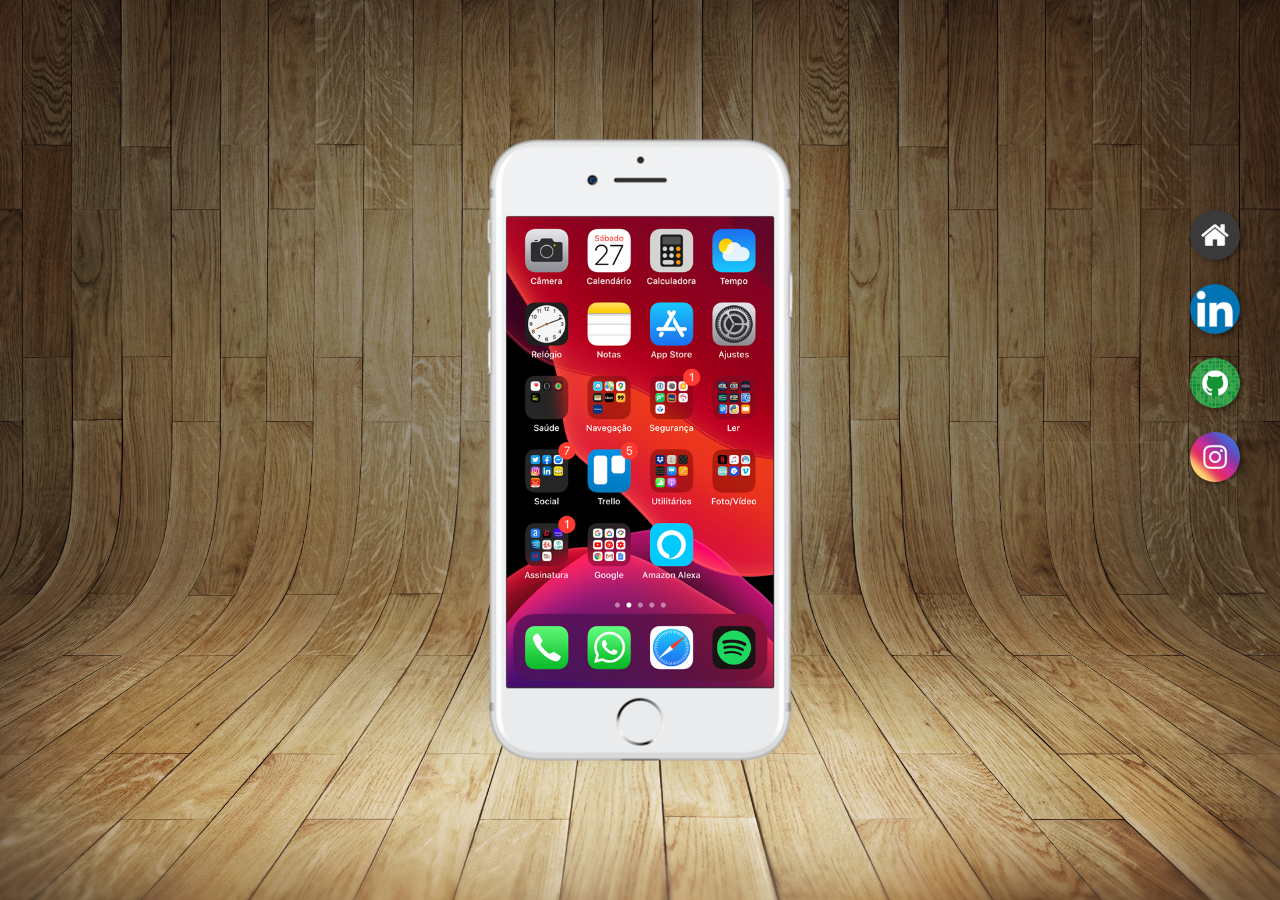
<file: index.html>
<!DOCTYPE html>
<html lang="pt-br">
<head>
  <meta charset="UTF-8">
  <meta name="viewport" content="width=device-width, initial-scale=1.0">
  <link rel="shortcut icon" href="Storm.ico" type="image/x-icon">
  <link rel="stylesheet" href="estilos/style.css">
  <title>Projeto Redes Sociais</title>
</head>
<body>
  <main>
    <section id="telefone">
      <iframe src="home.html" name="tela" id="tela" frameborder="0">
        Seu navegador não é compatível com este conteúdo.
      </iframe>
    </section>
    <div id="barra-lateral">
      <section id="redes-sociais">
        <a href="home.html" target="tela"><img src="imagens/logo-home.jpg" alt="Home"></a> <br>
        <a href="linkedin.html" target="tela"><img src="imagens/logo-linkedin.png" alt="Linkedin"></a> <br>
        <a href="github.html" target="tela"><img src="imagens/logo-github.jpg" alt="GitHub"></a> <br>
        <a href="instagram.html" target="tela"><img src="imagens/logo-instagram.jpg" alt="Instagram"></a> <br>
      </section>
    </div>
  </main>
</body>
</html>
</file>
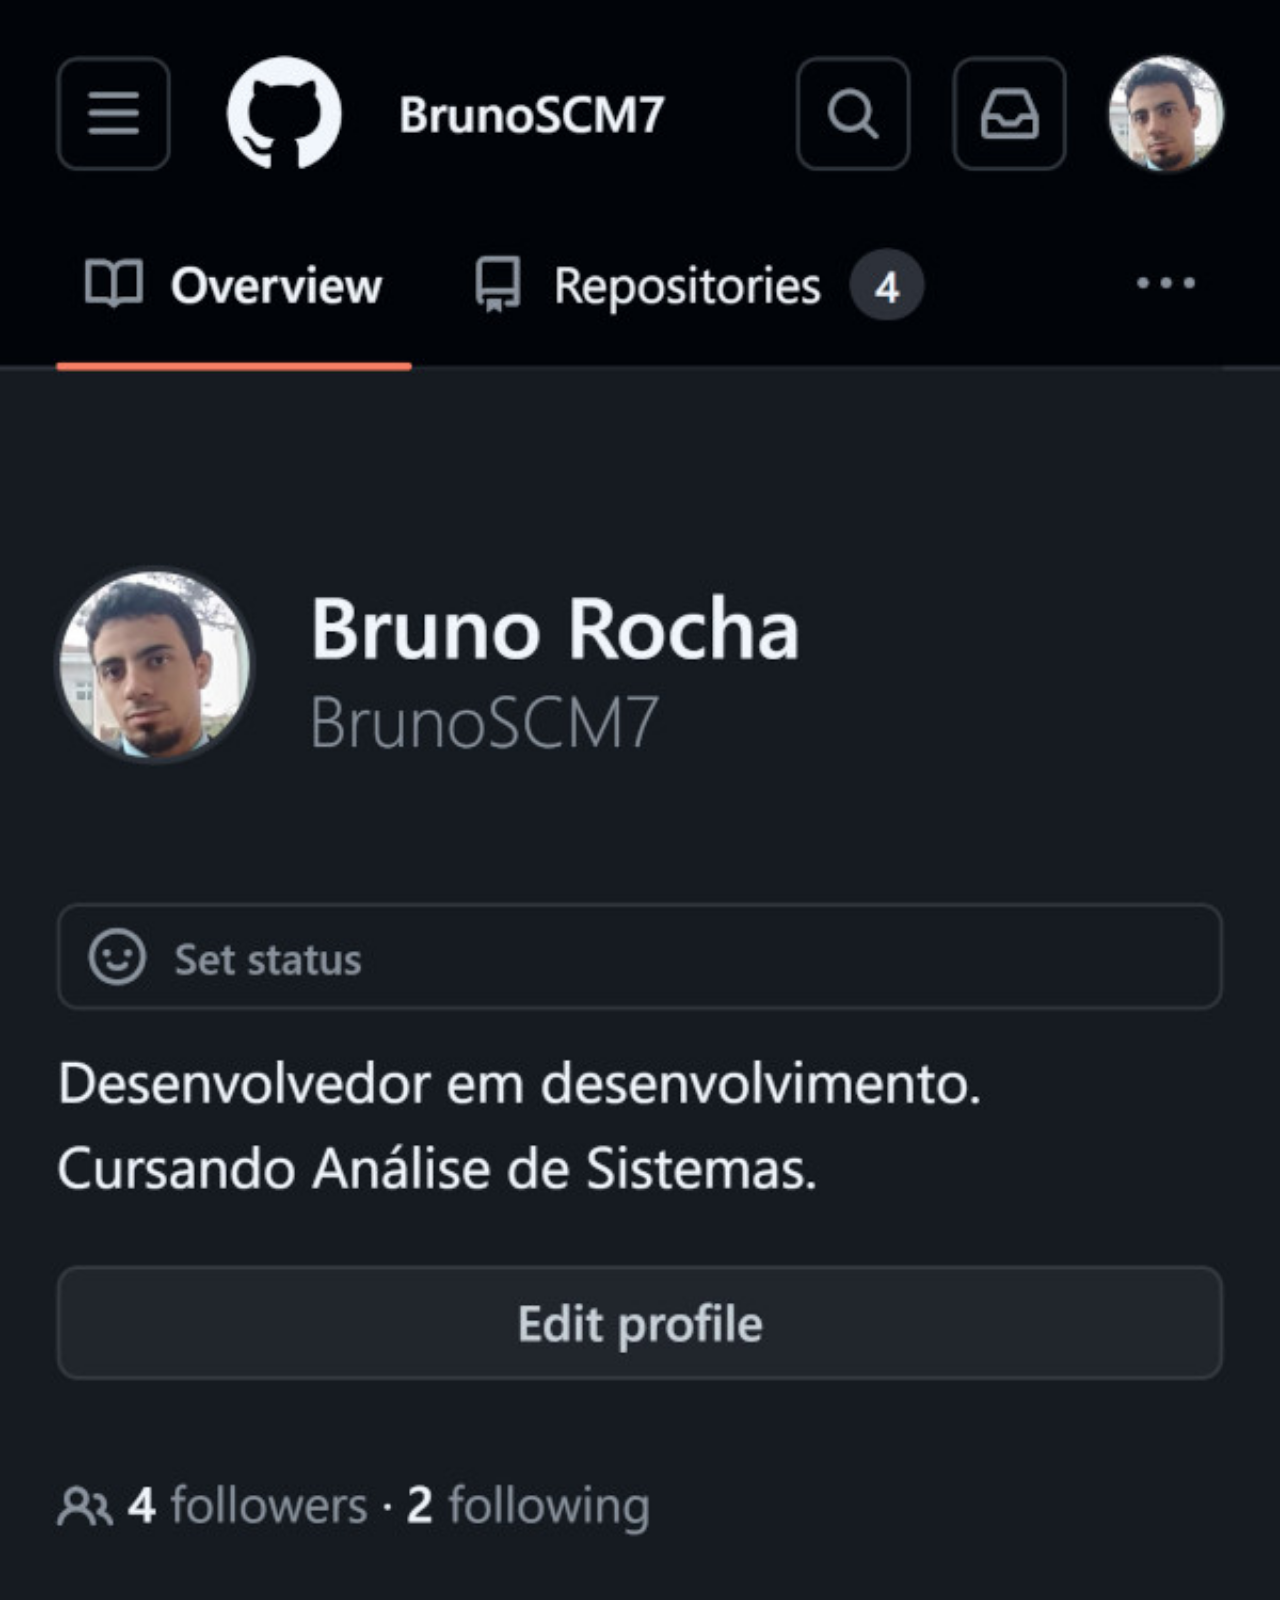
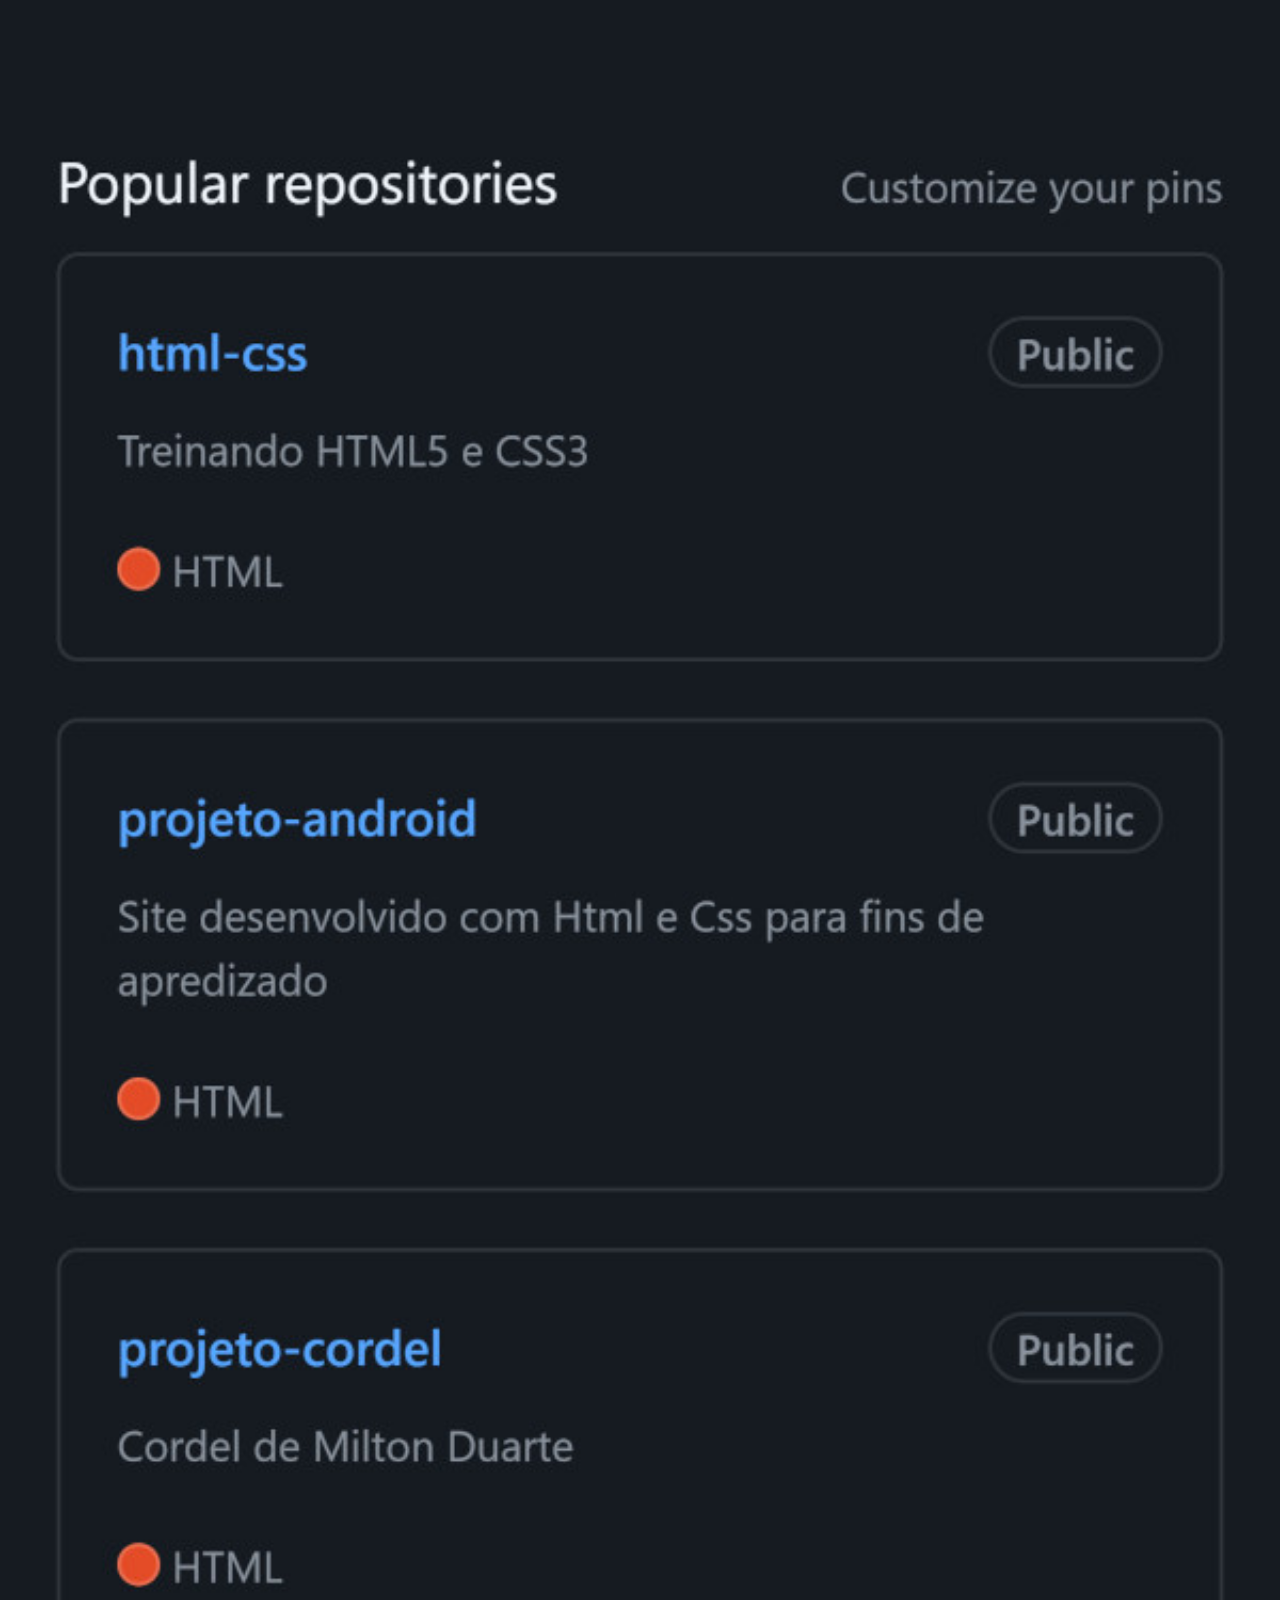
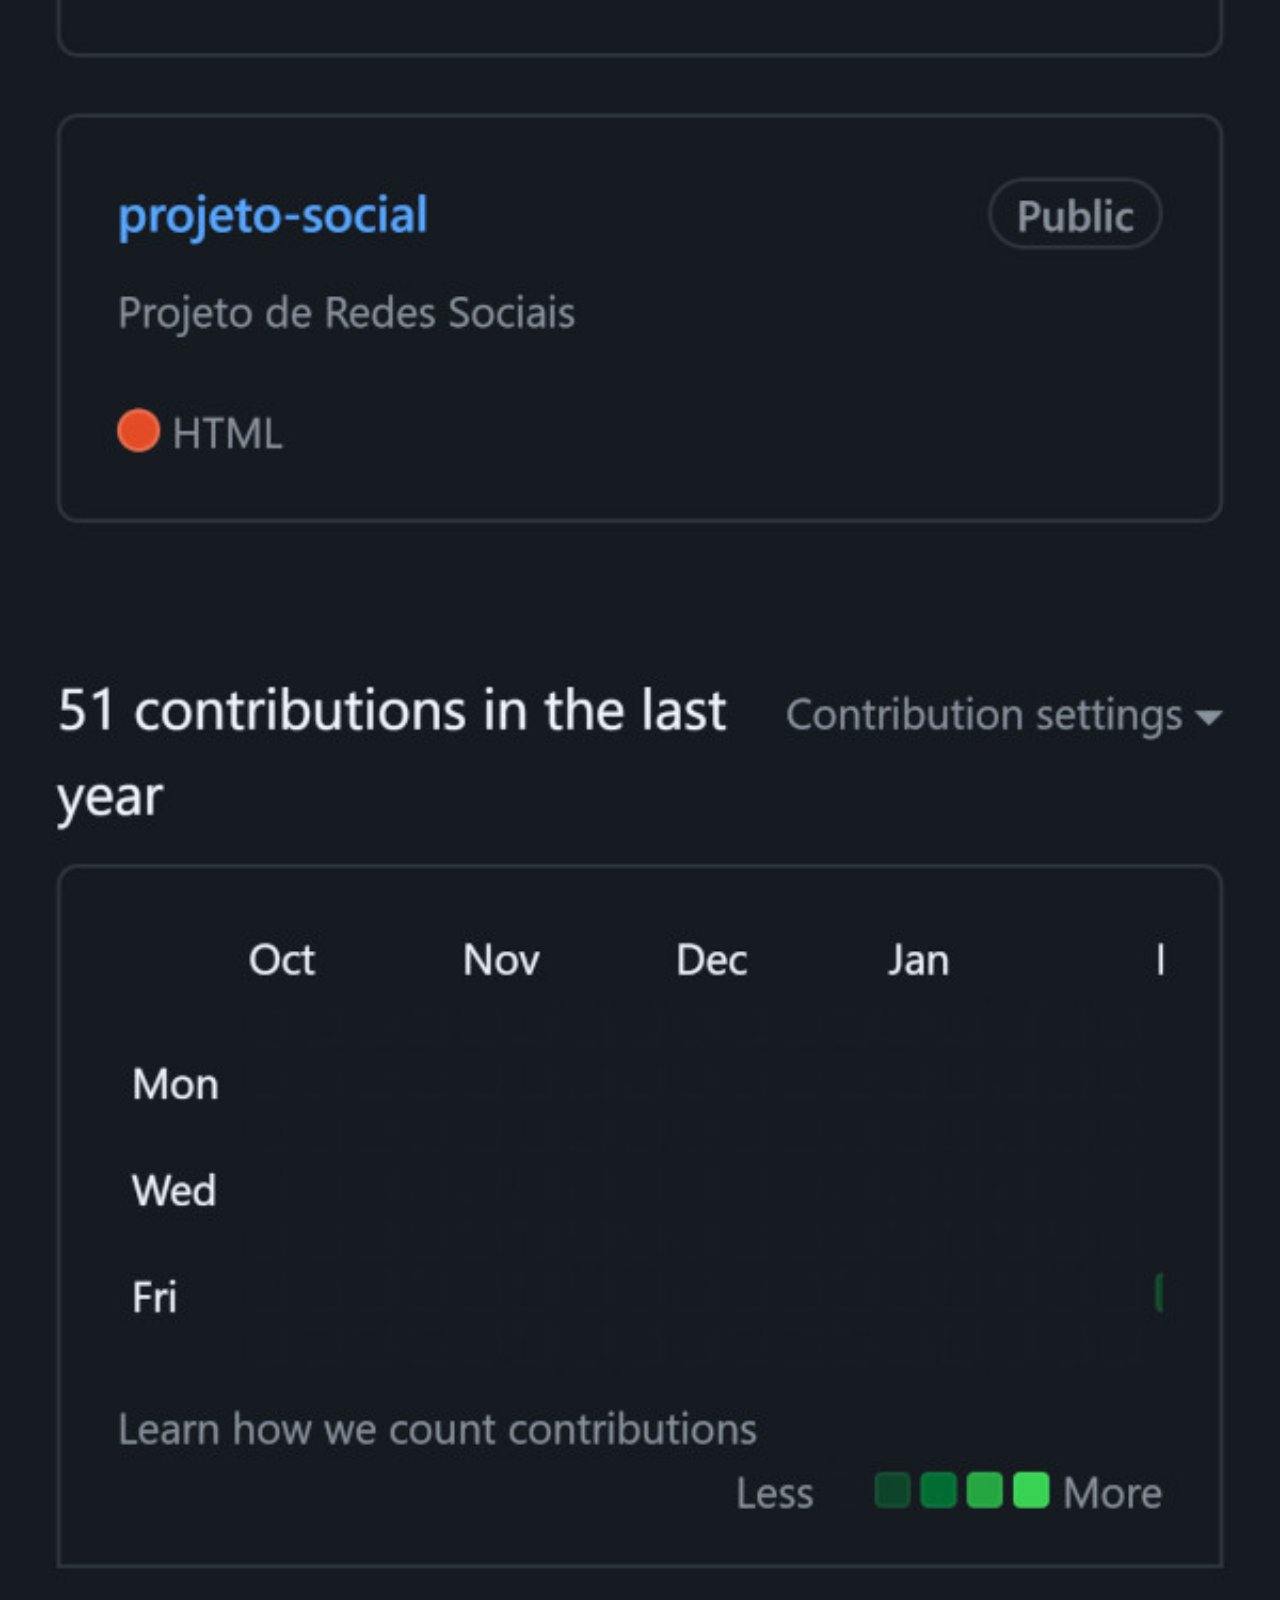
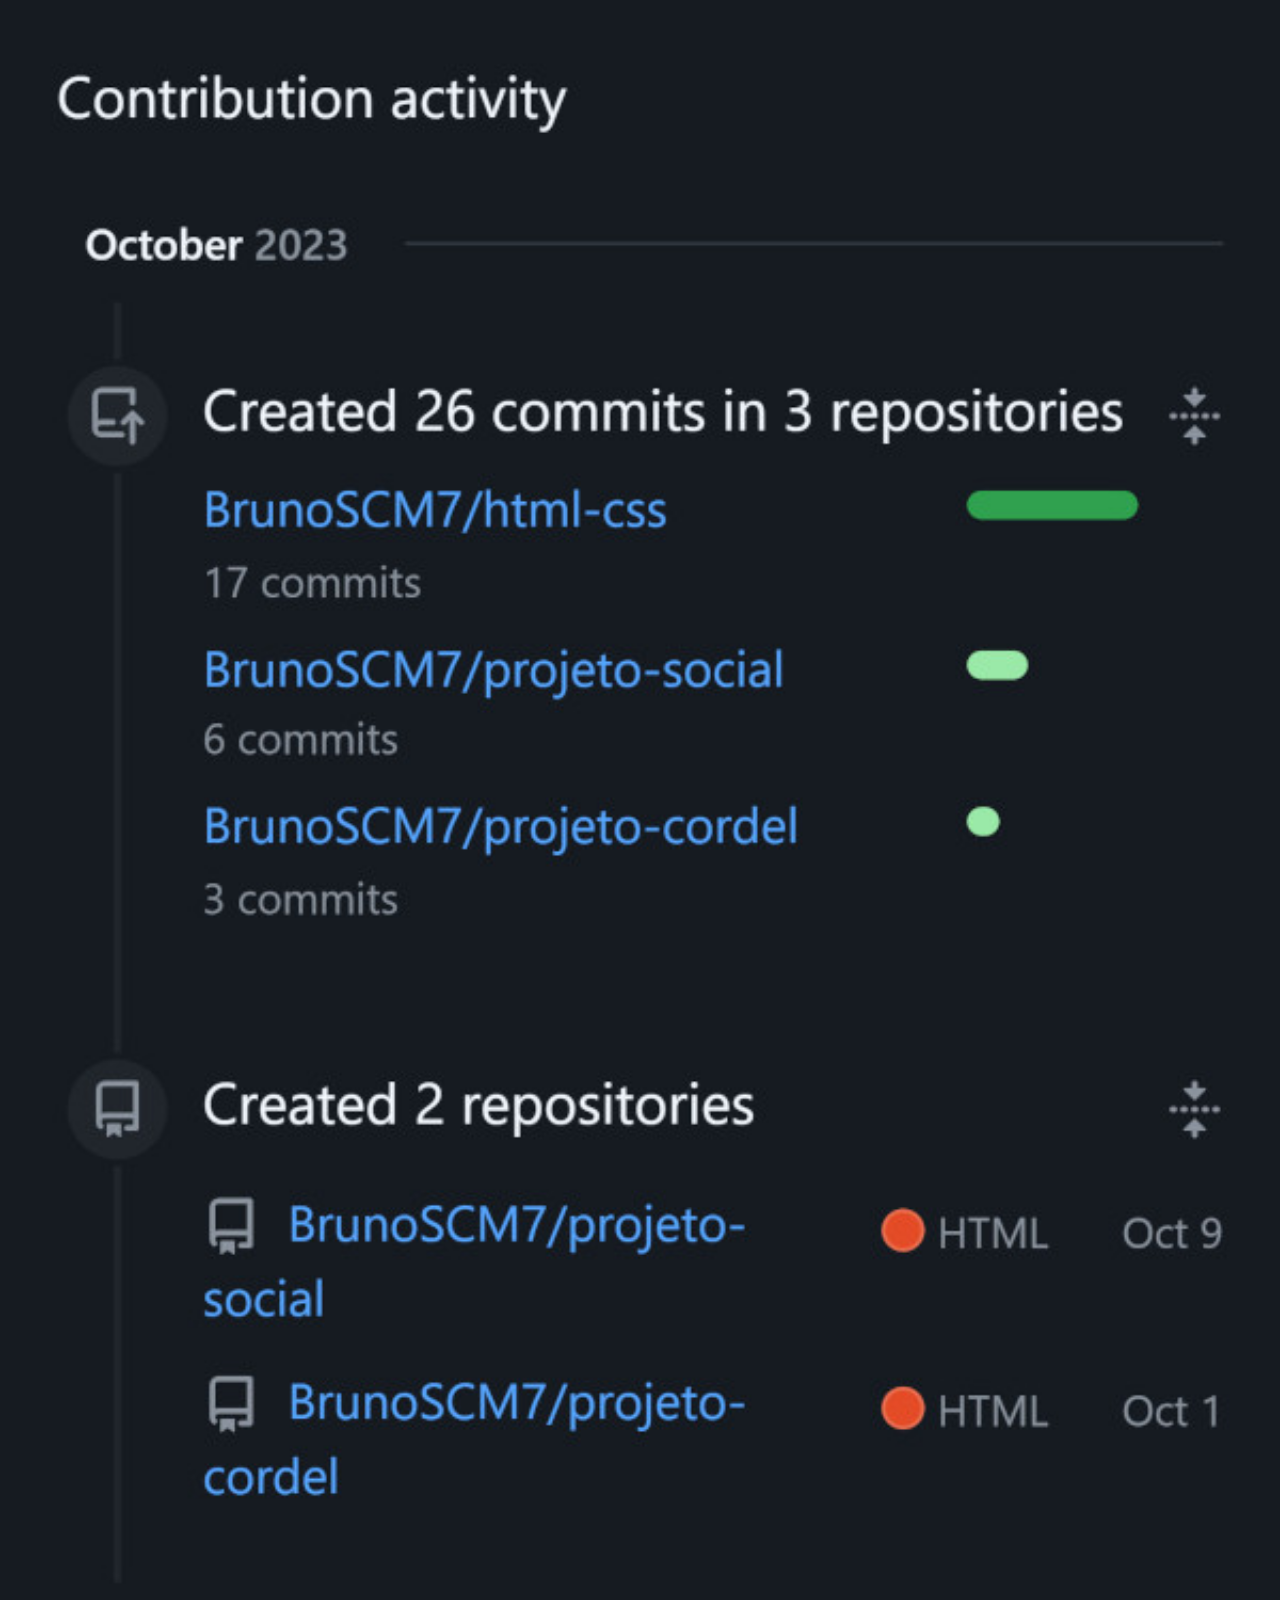
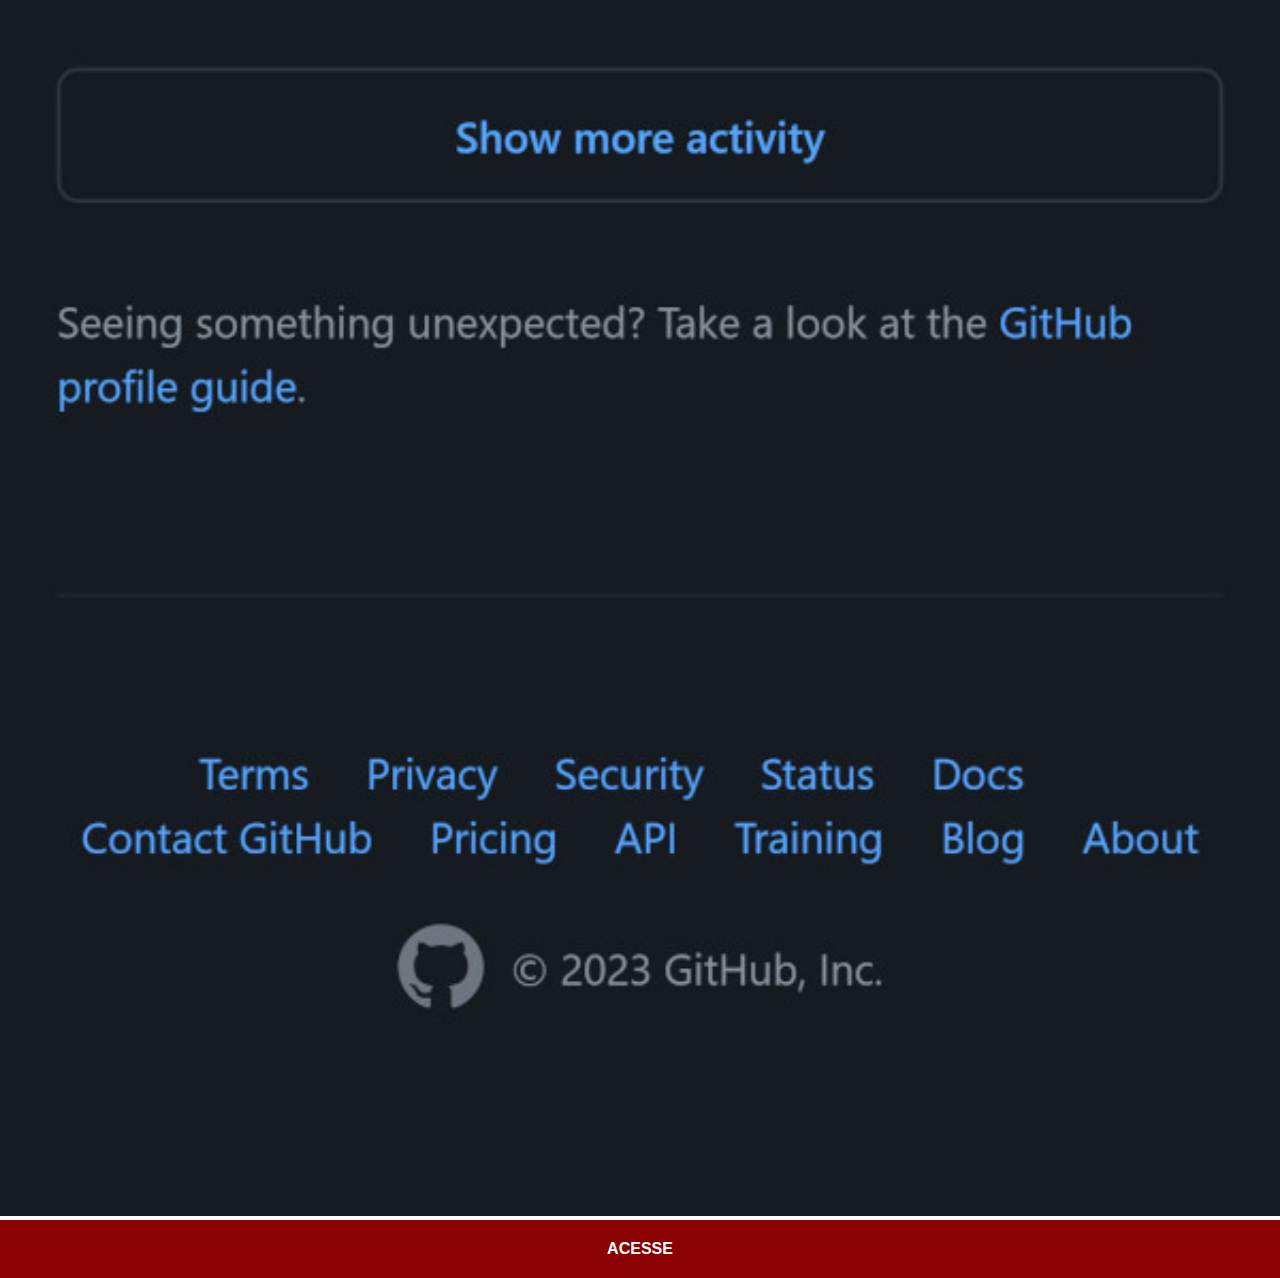
<file: github.html>
<!DOCTYPE html>
<html lang="pt-br">
<head>
  <meta charset="UTF-8">
  <meta name="viewport" content="width=device-width, initial-scale=1.0">
  <title>GitHub</title>
  <link rel="stylesheet" href="estilos/social.css">
</head>
<body>
  <img src="imagens/tela-github.jpg" alt="GitHub">
  <a href="https://github.com/BrunoSCM7"  target="_blank">ACESSE</a>
</body>
</html>
</file>
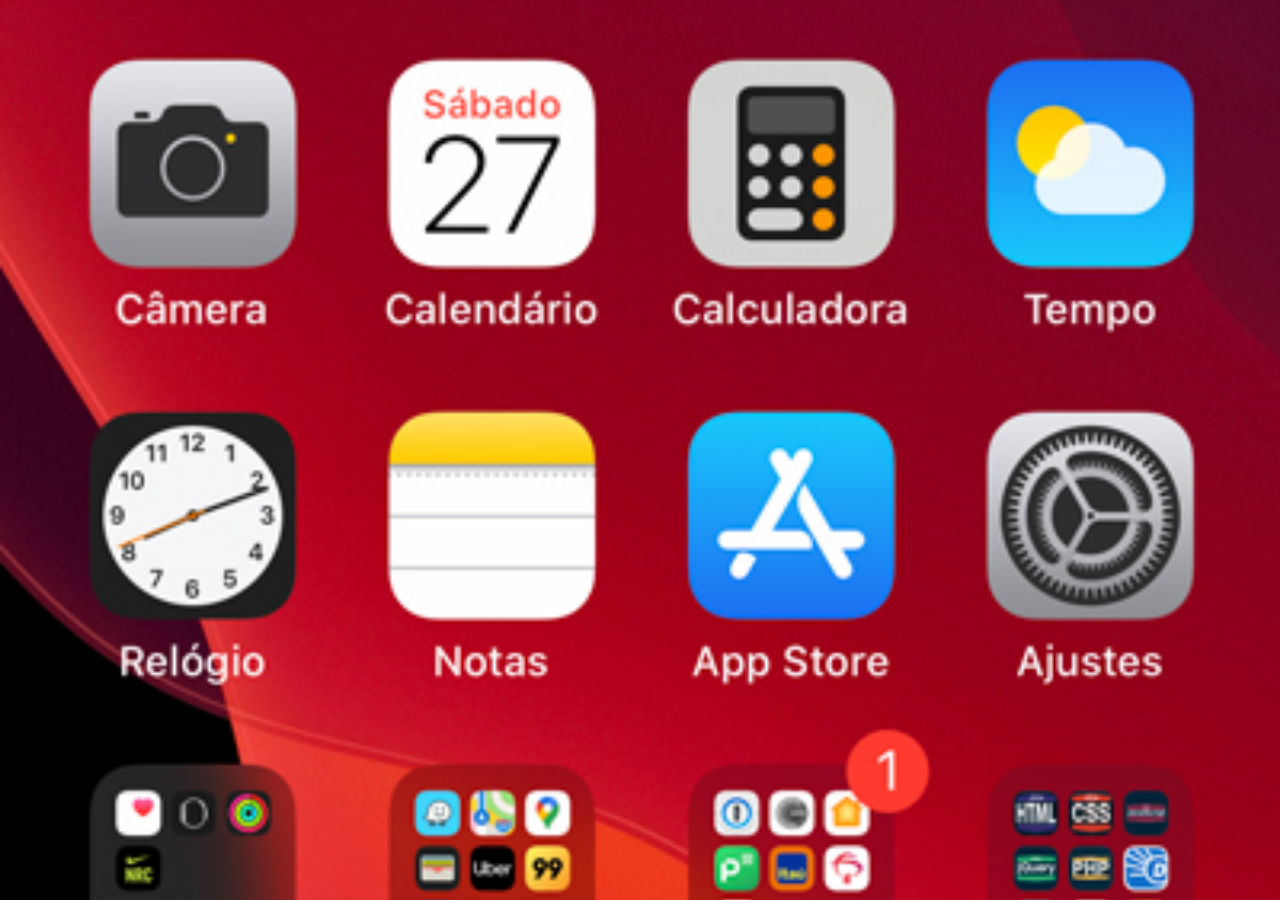
<file: home.html>
<!DOCTYPE html>
<html lang="pt-br">
<head>
  <meta charset="UTF-8">
  <meta name="viewport" content="width=device-width, initial-scale=1.0">
  <title>Home</title>
</head>
<style>
  *{
    margin: 0px;
    padding: 0px;
  }

  body{
    width: 100vw;
    height: 100vh;
    background: black url(imagens/tela-home.jpg) no-repeat top center;
    background-size: cover;
  }
</style>
<body>
</body>
</html>
</file>
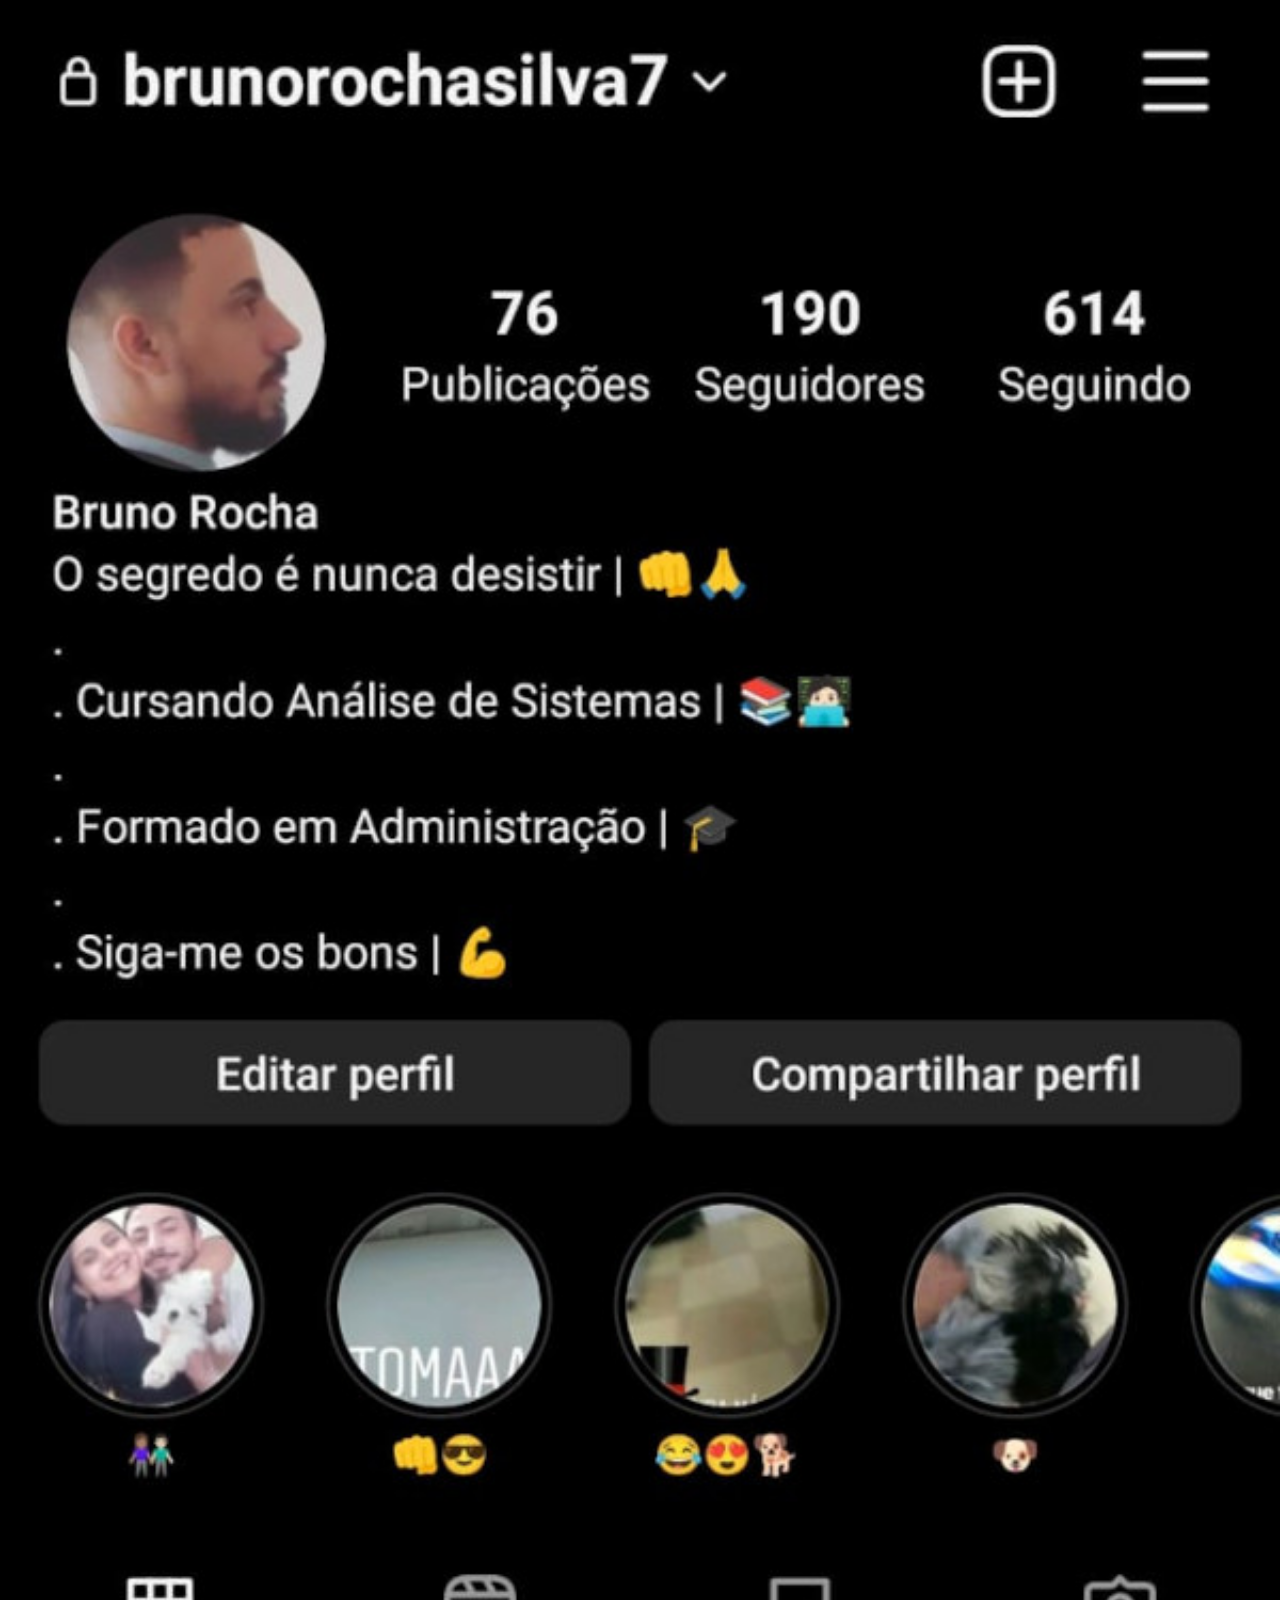
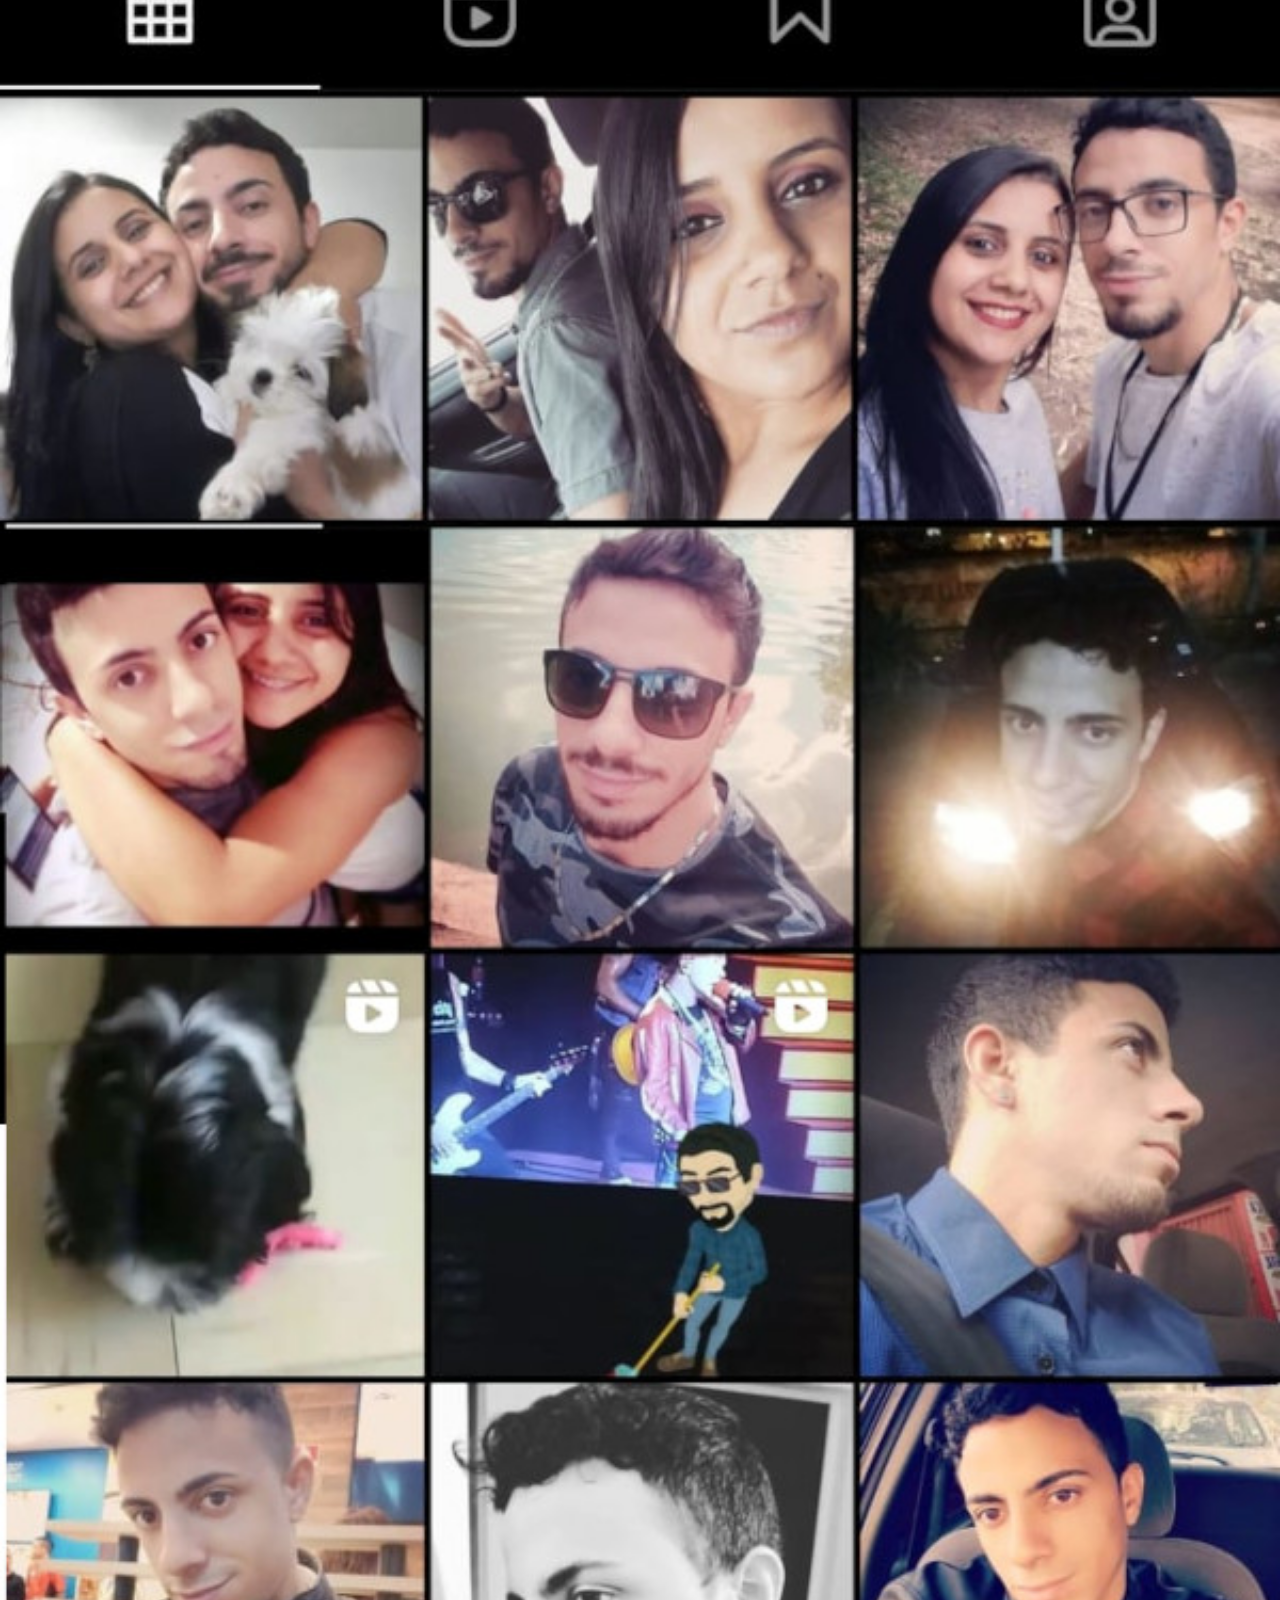
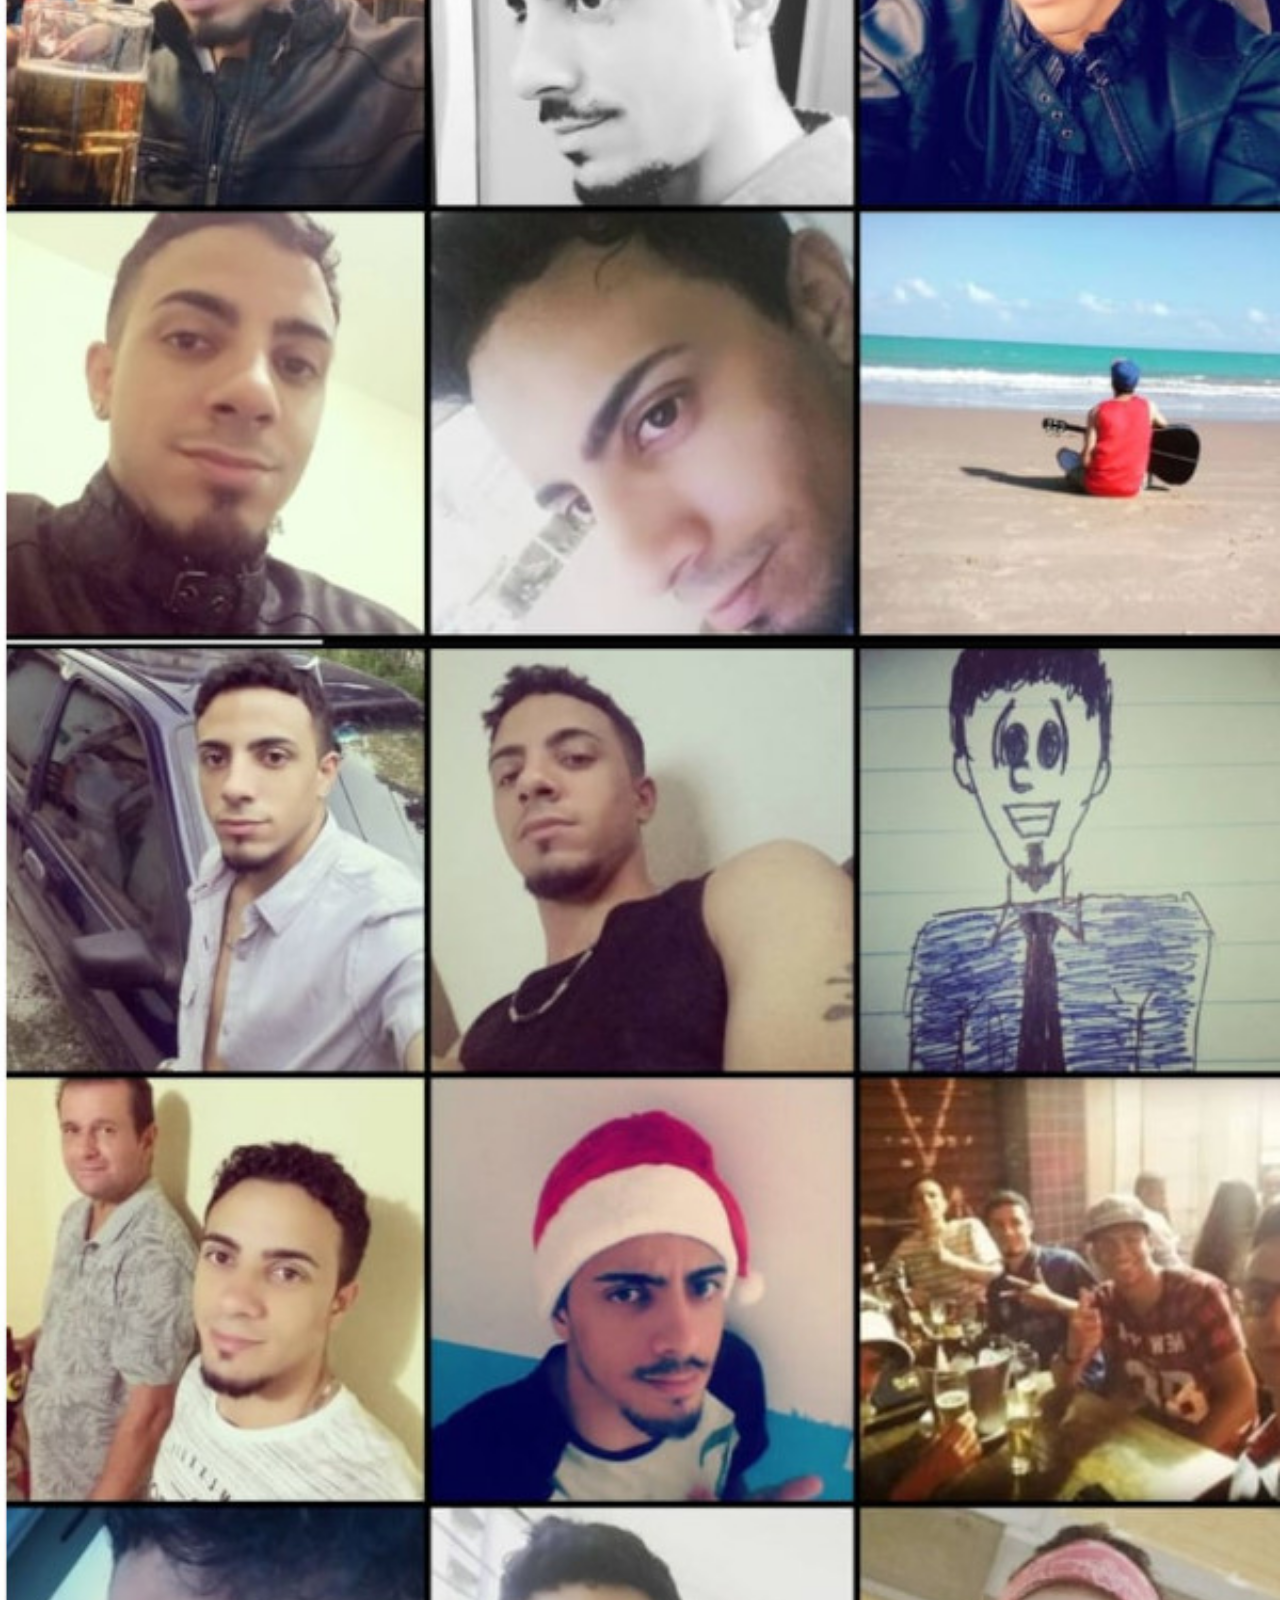
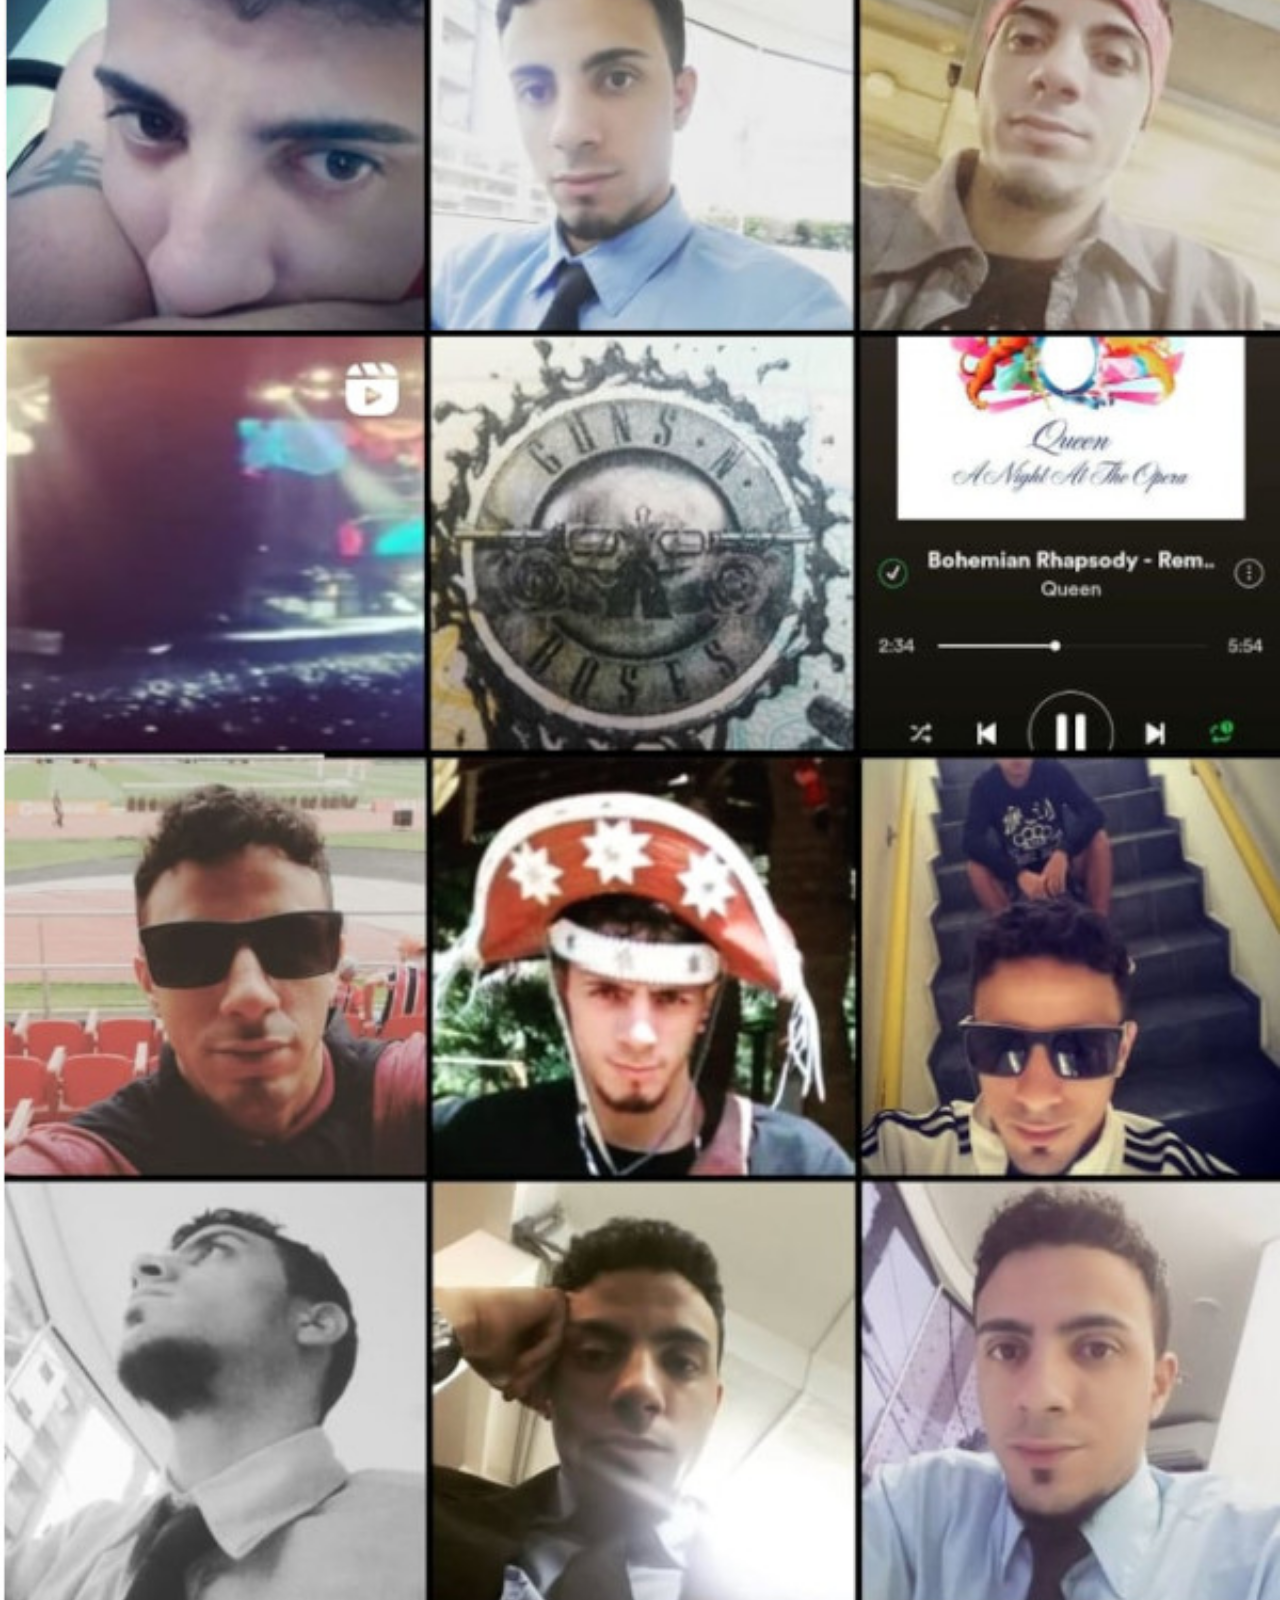
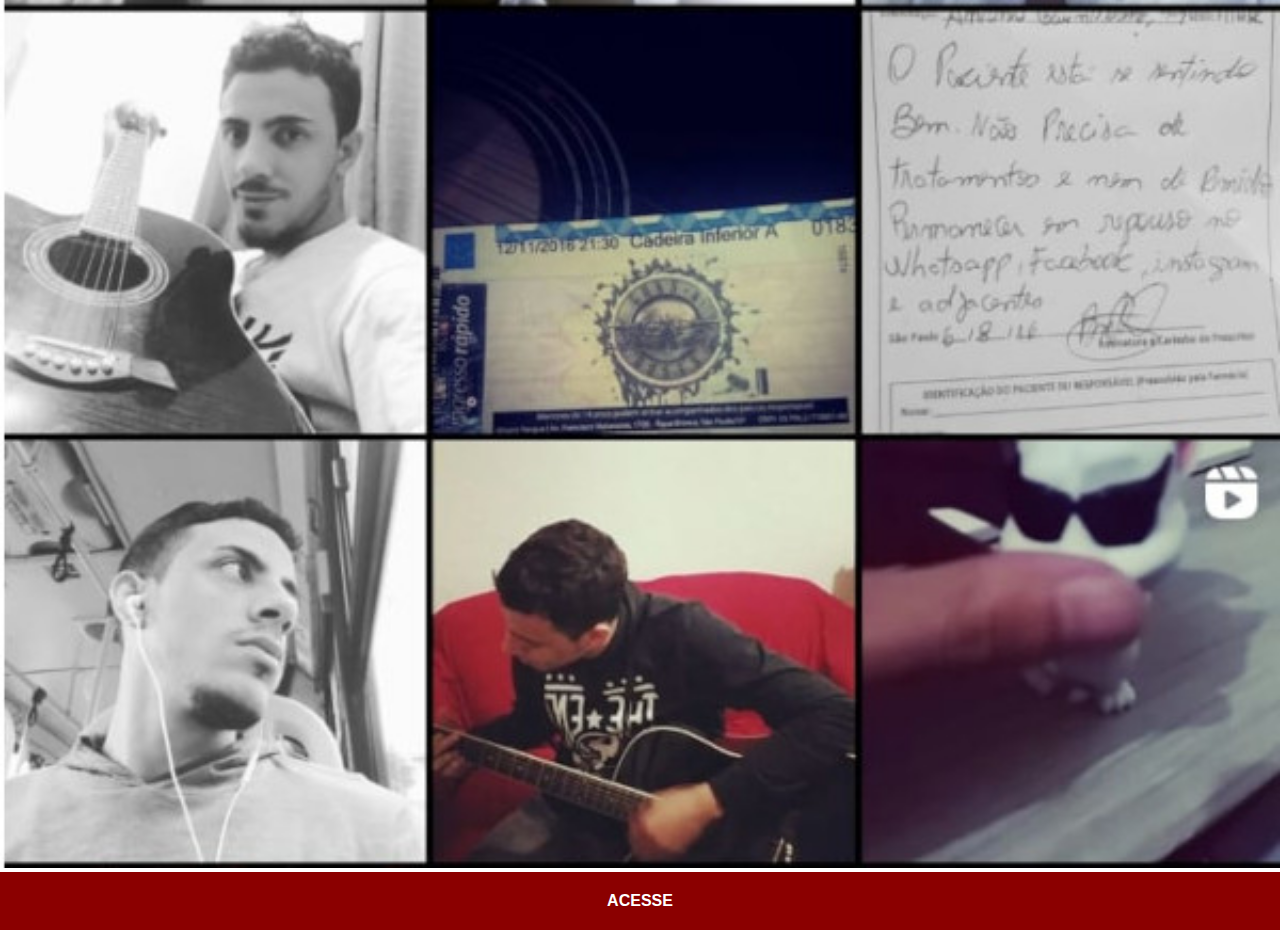
<file: instagram.html>
<!DOCTYPE html>
<html lang="en">
<head>
  <meta charset="UTF-8">
  <meta name="viewport" content="width=device-width, initial-scale=1.0">
  <title>Instagram</title>
  <link rel="stylesheet" href="estilos/social.css">
</head>
<body>
  <img src="imagens/tela-instagram.jpg" alt="Instagram">
  <a href="https://www.instagram.com/brunorochasilva7/" target="_blank">ACESSE</a>
</body>
</html>
</file>
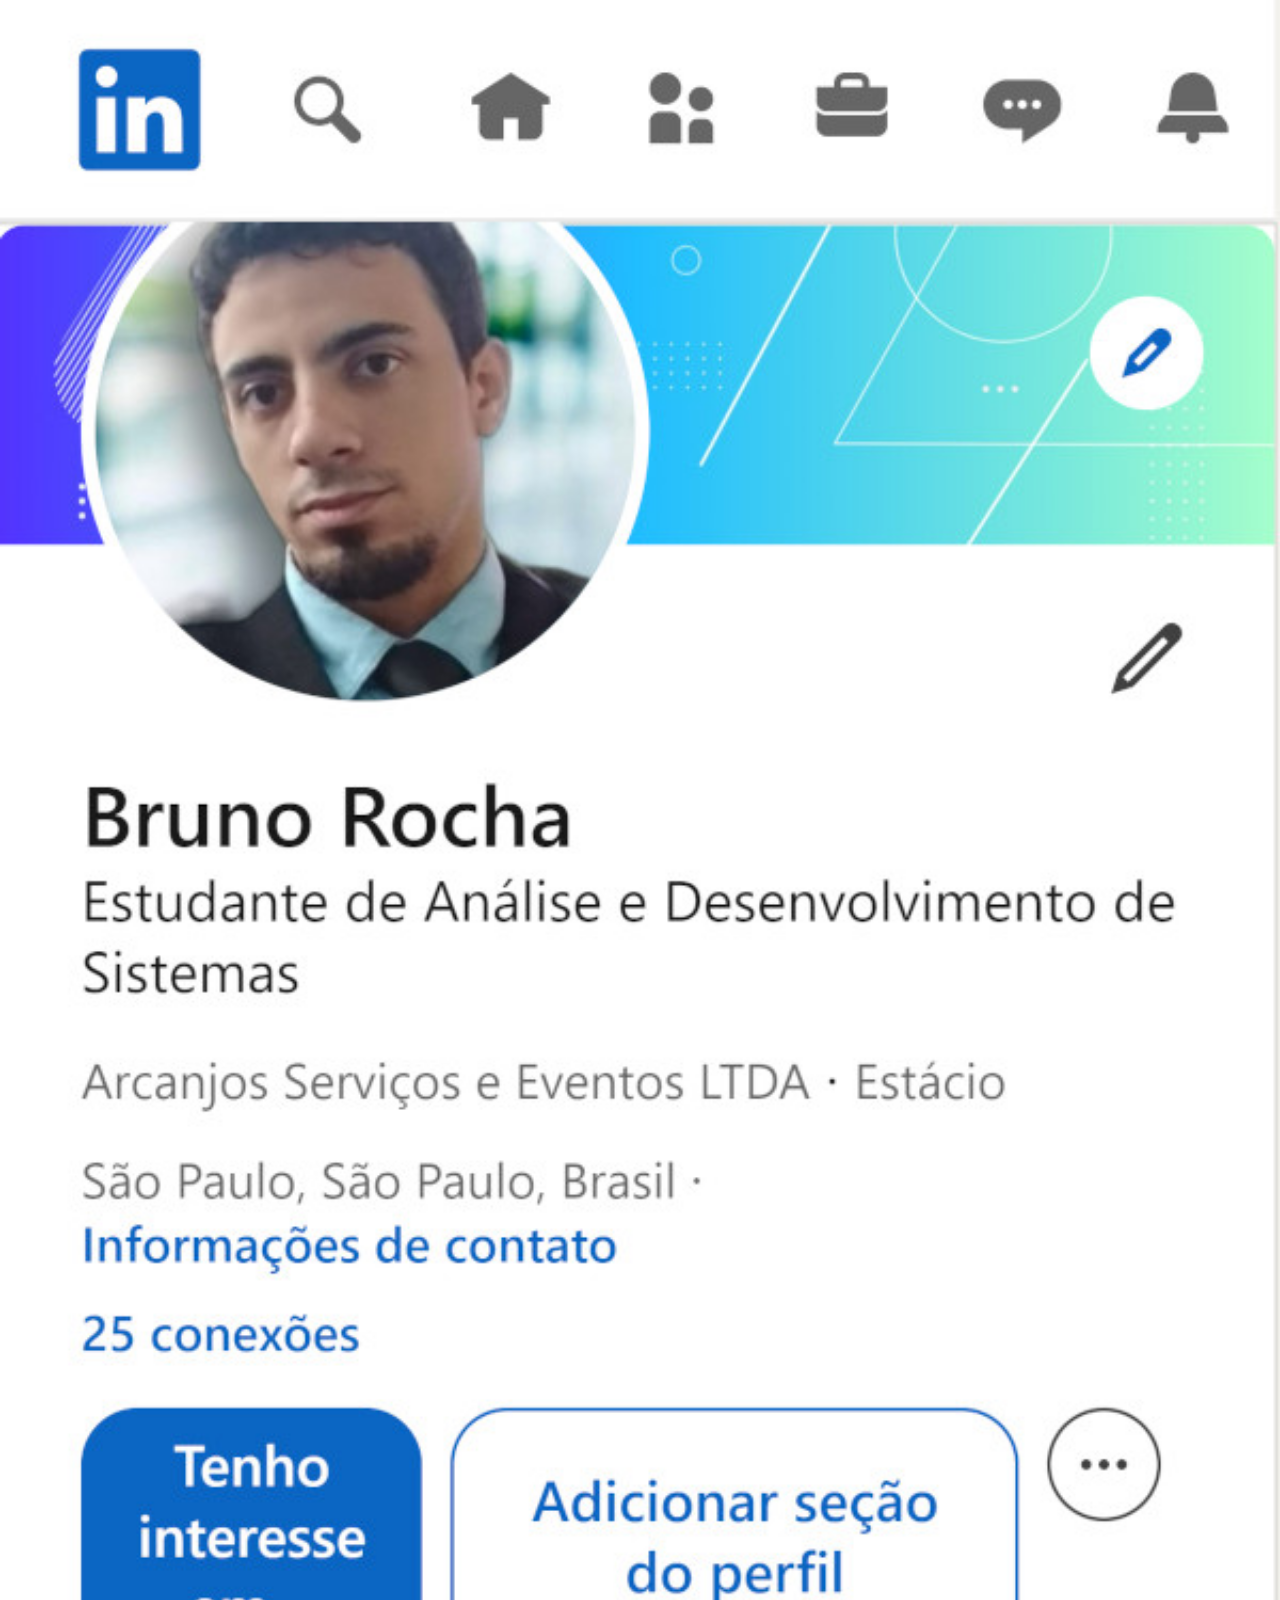
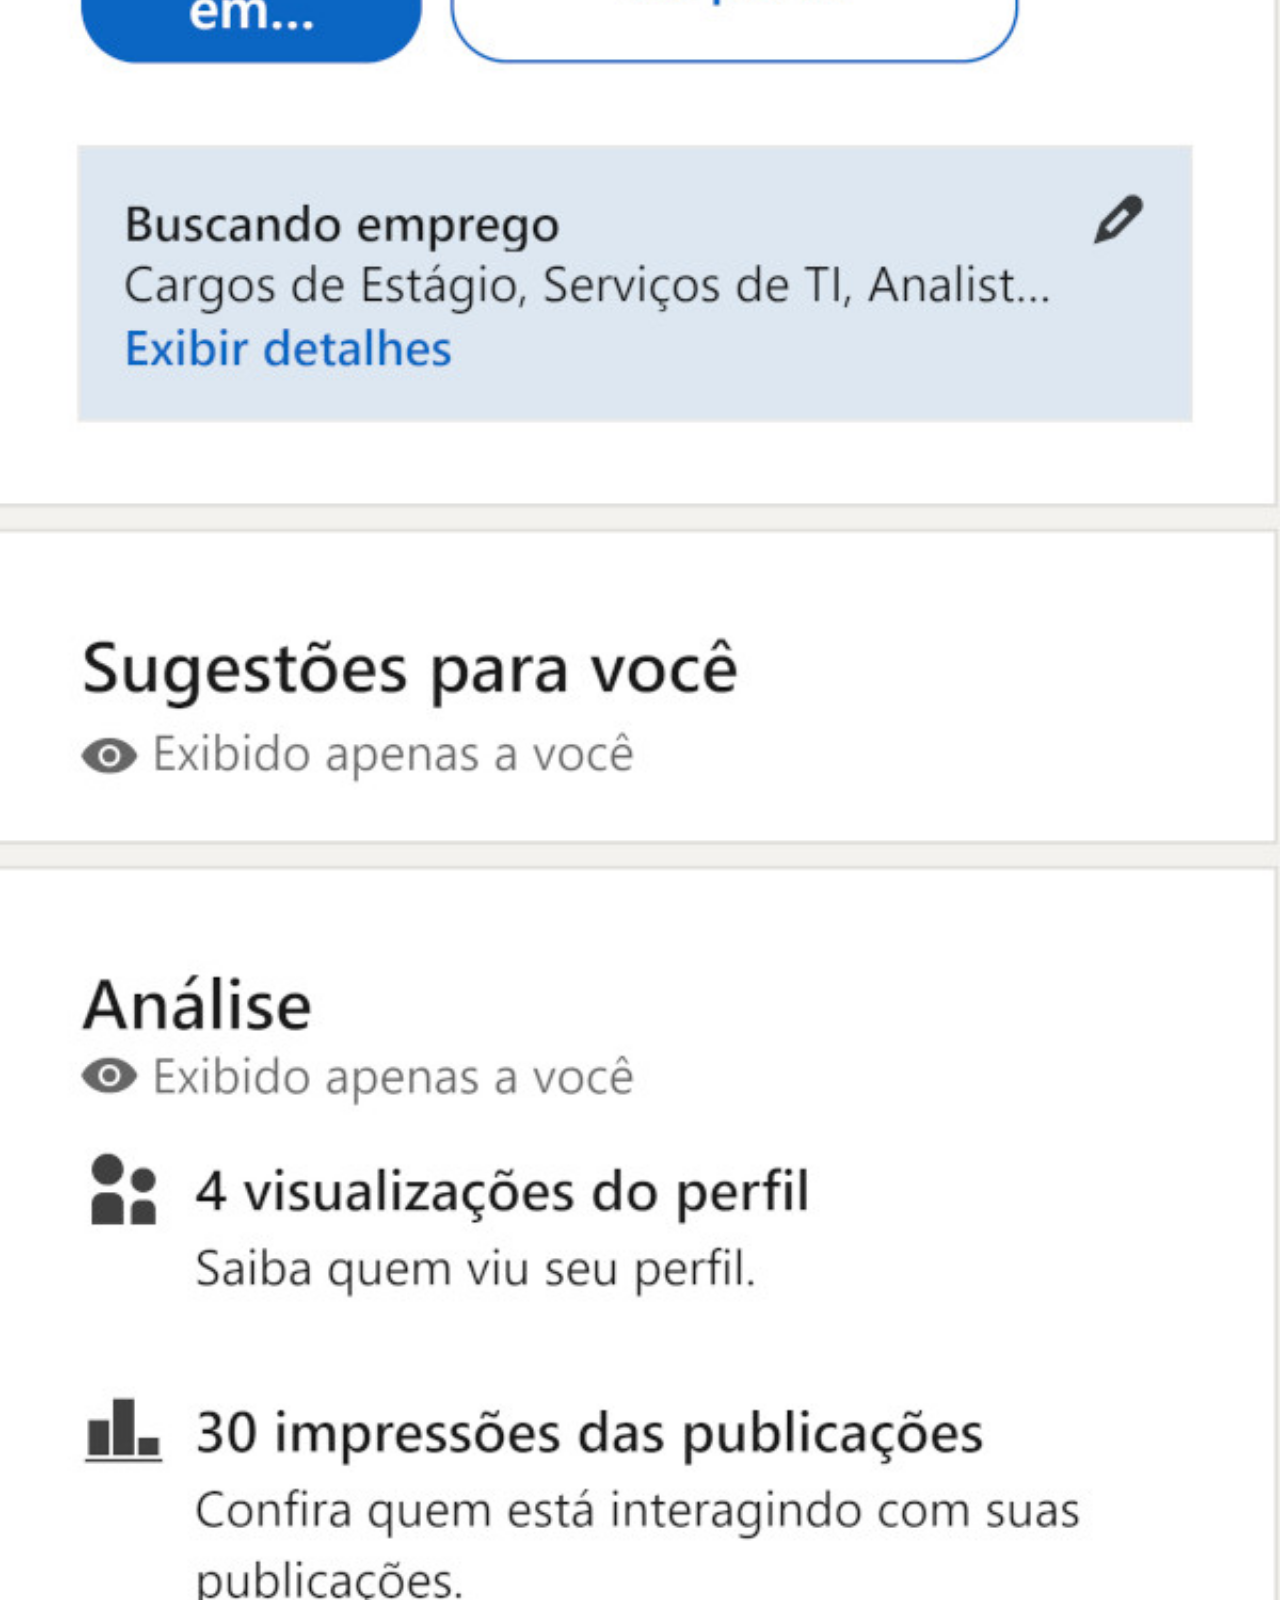
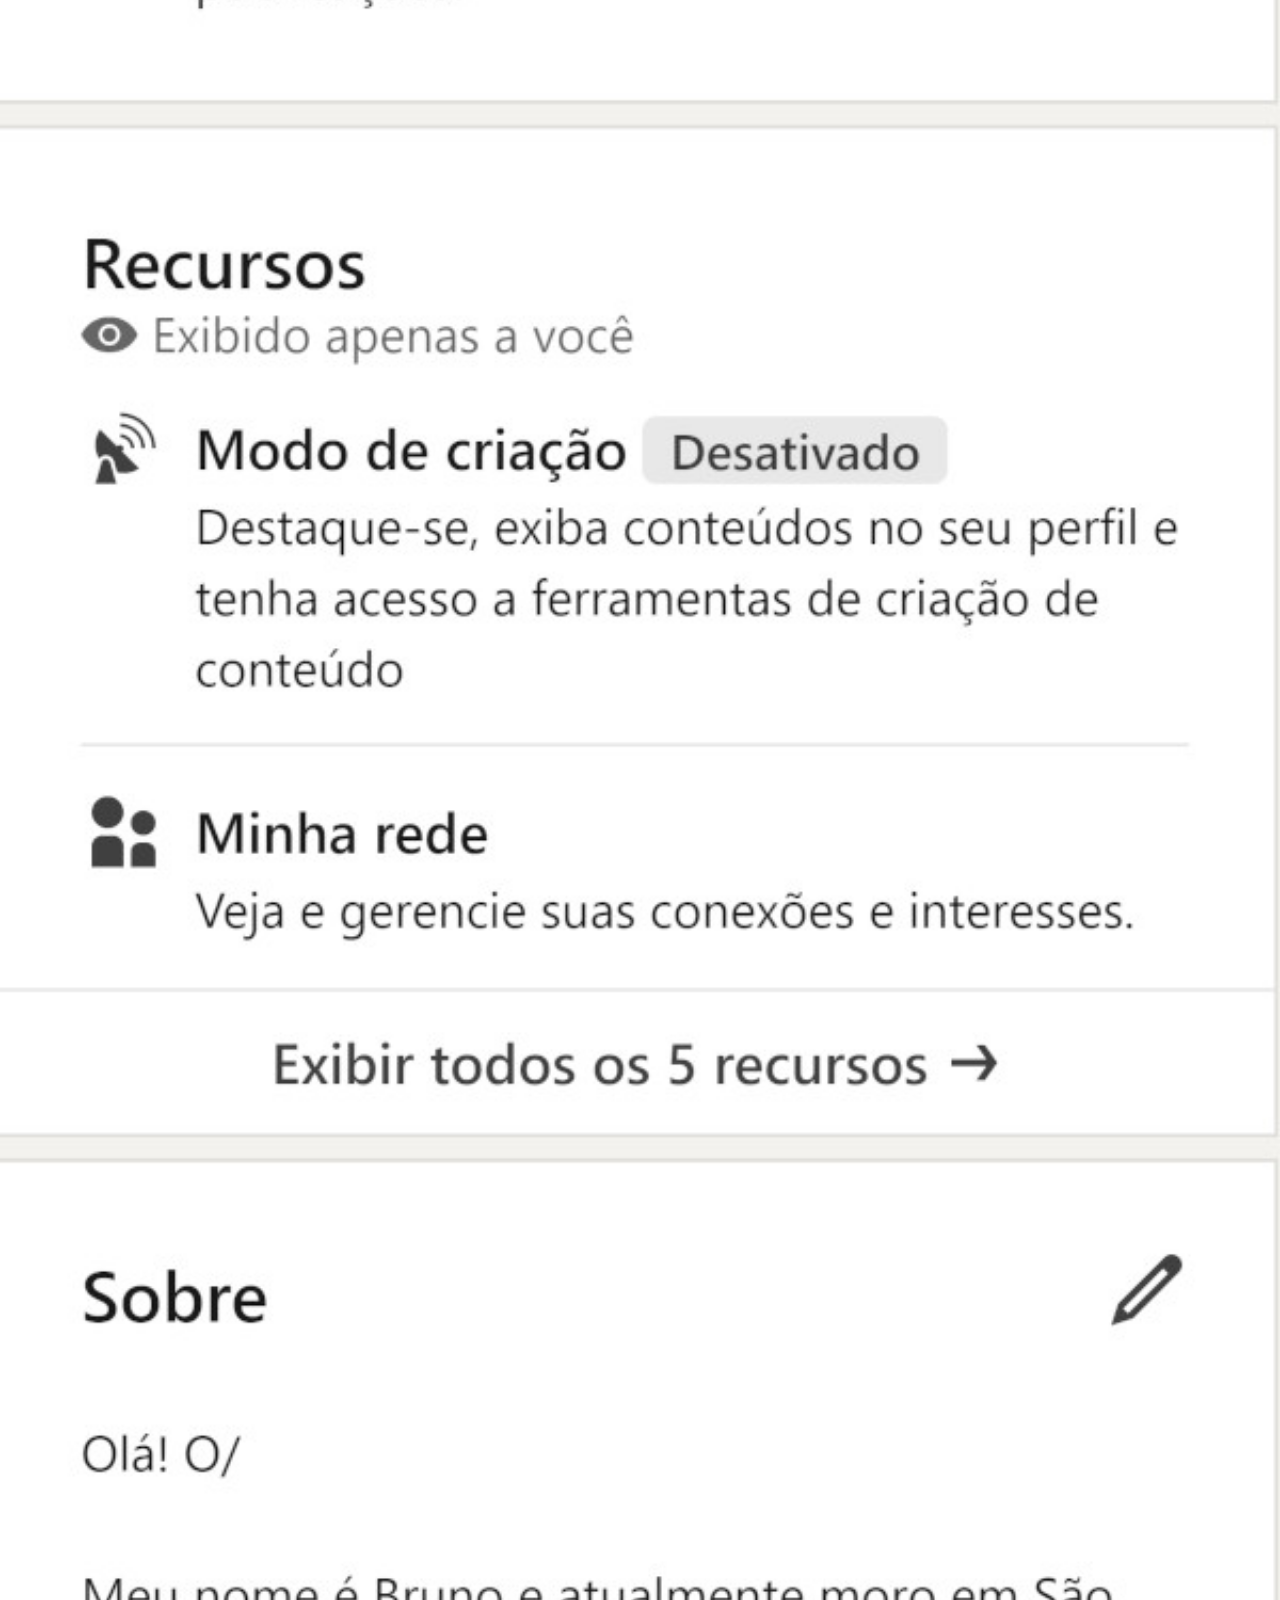
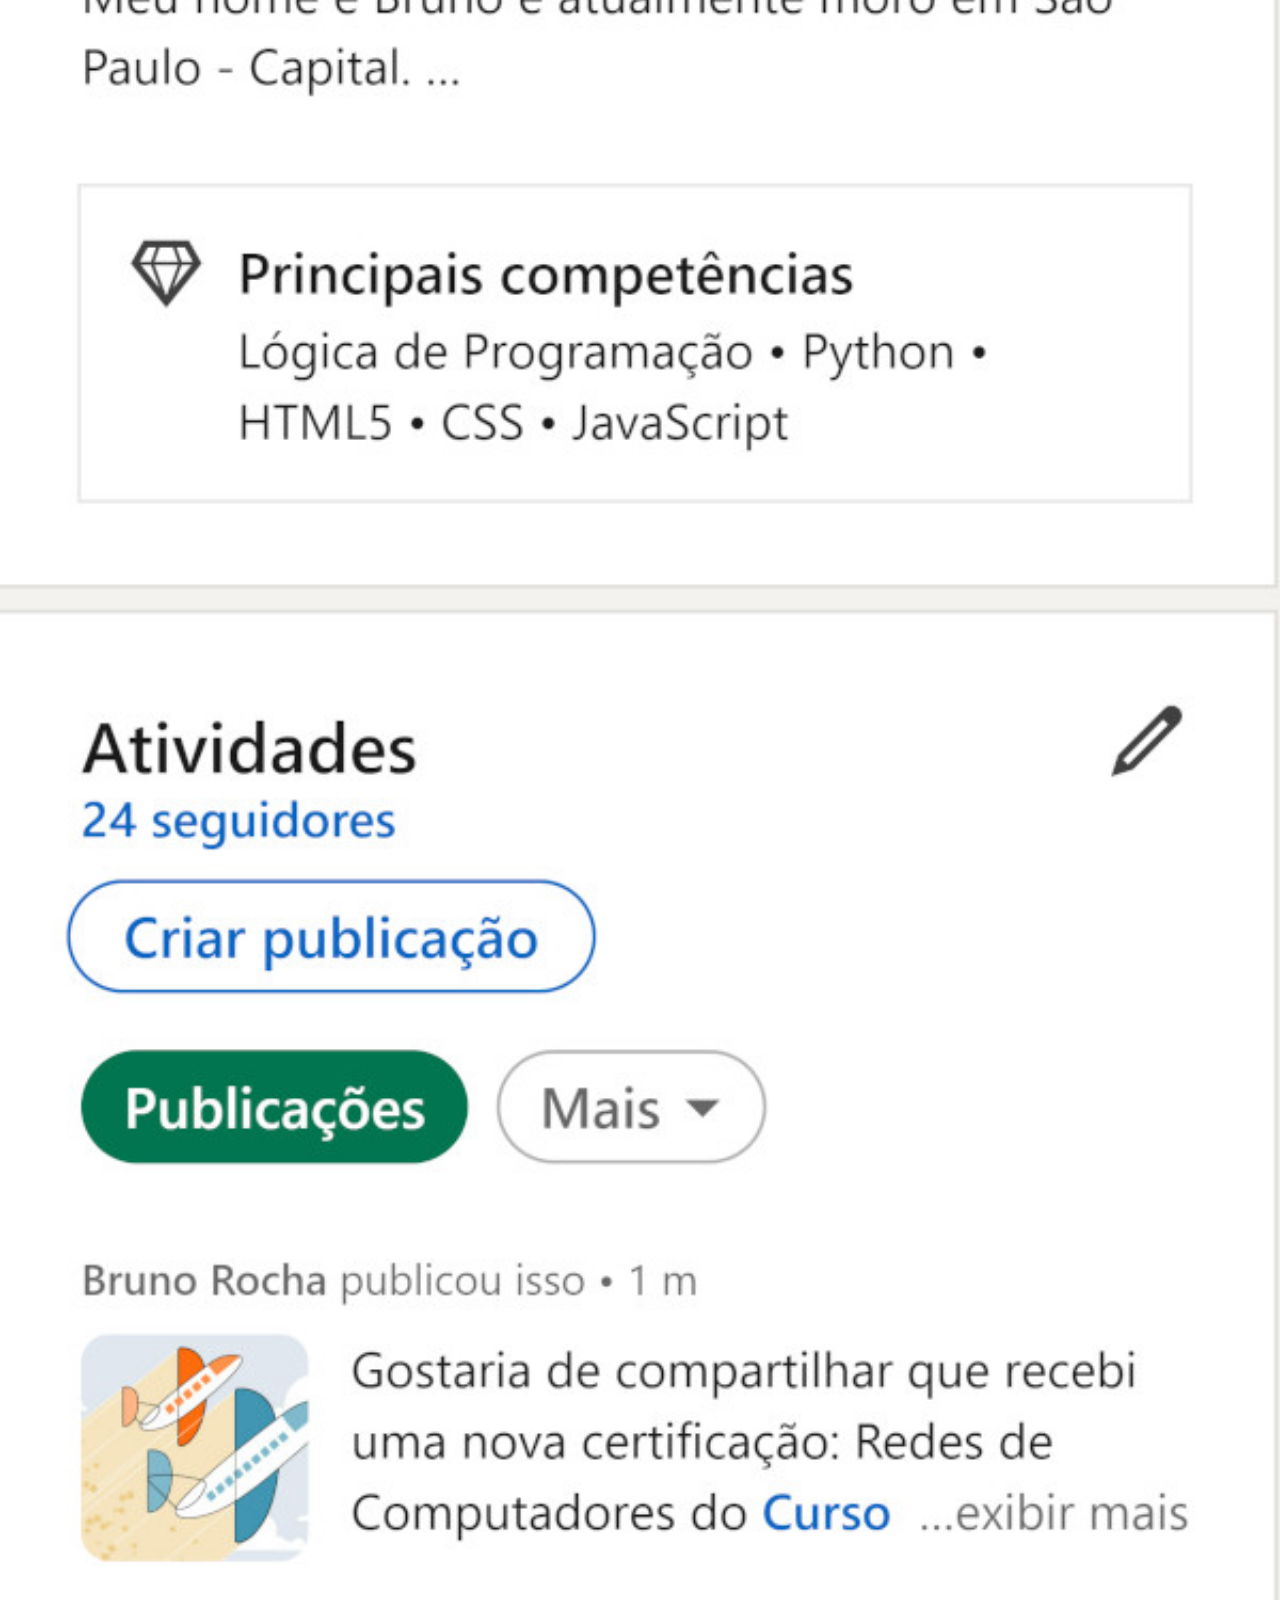
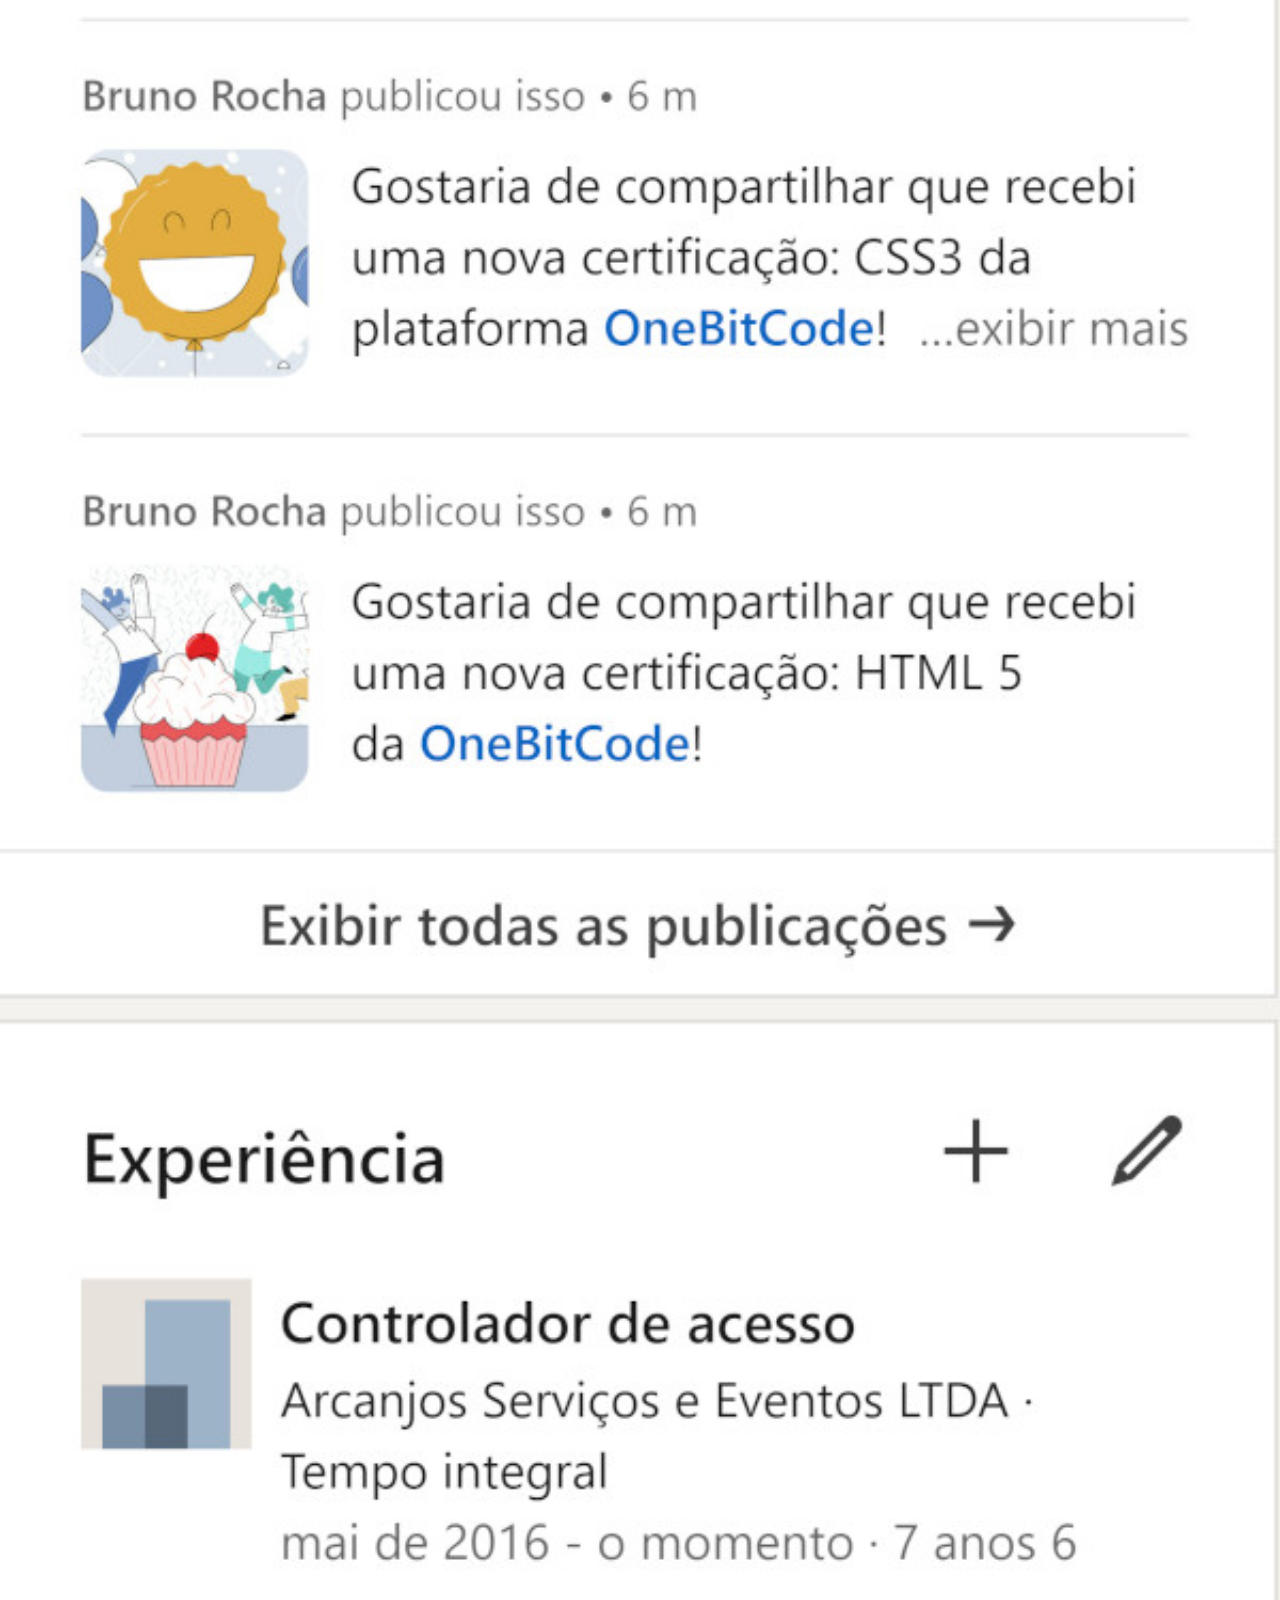
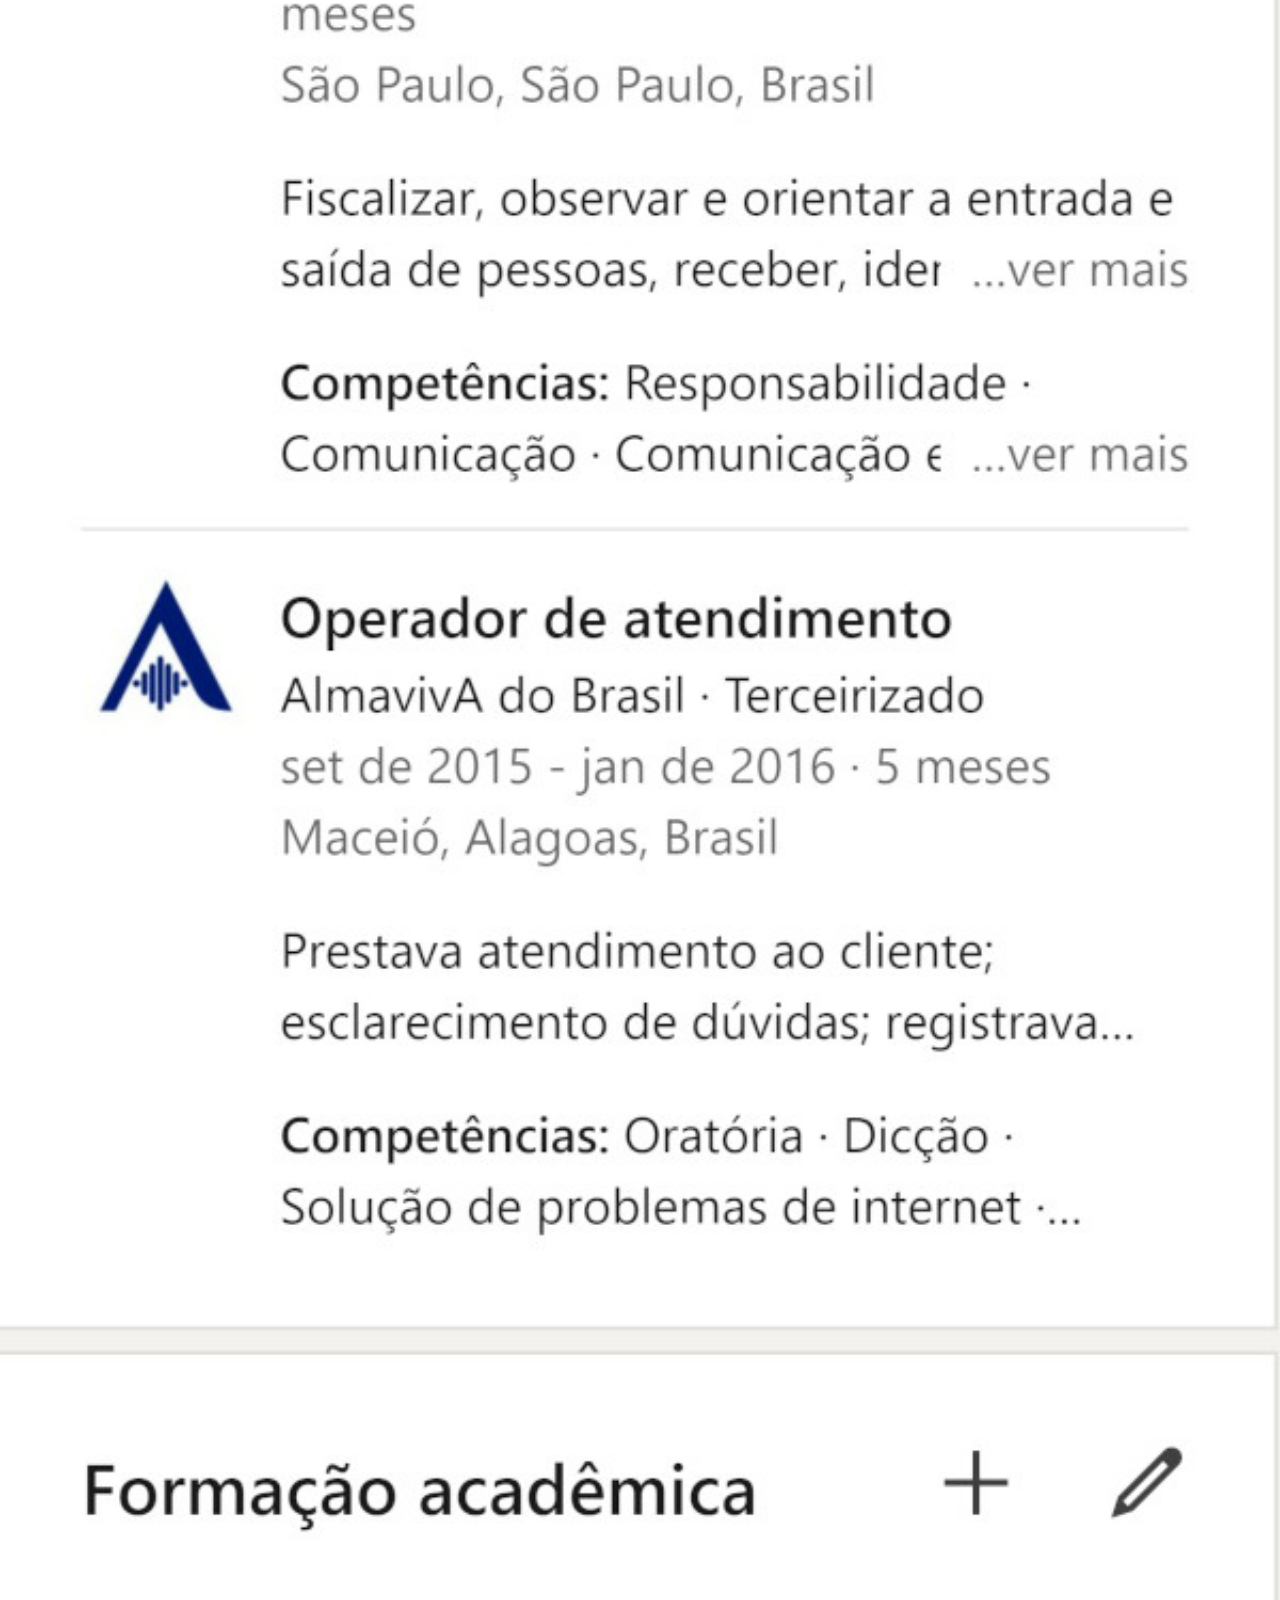
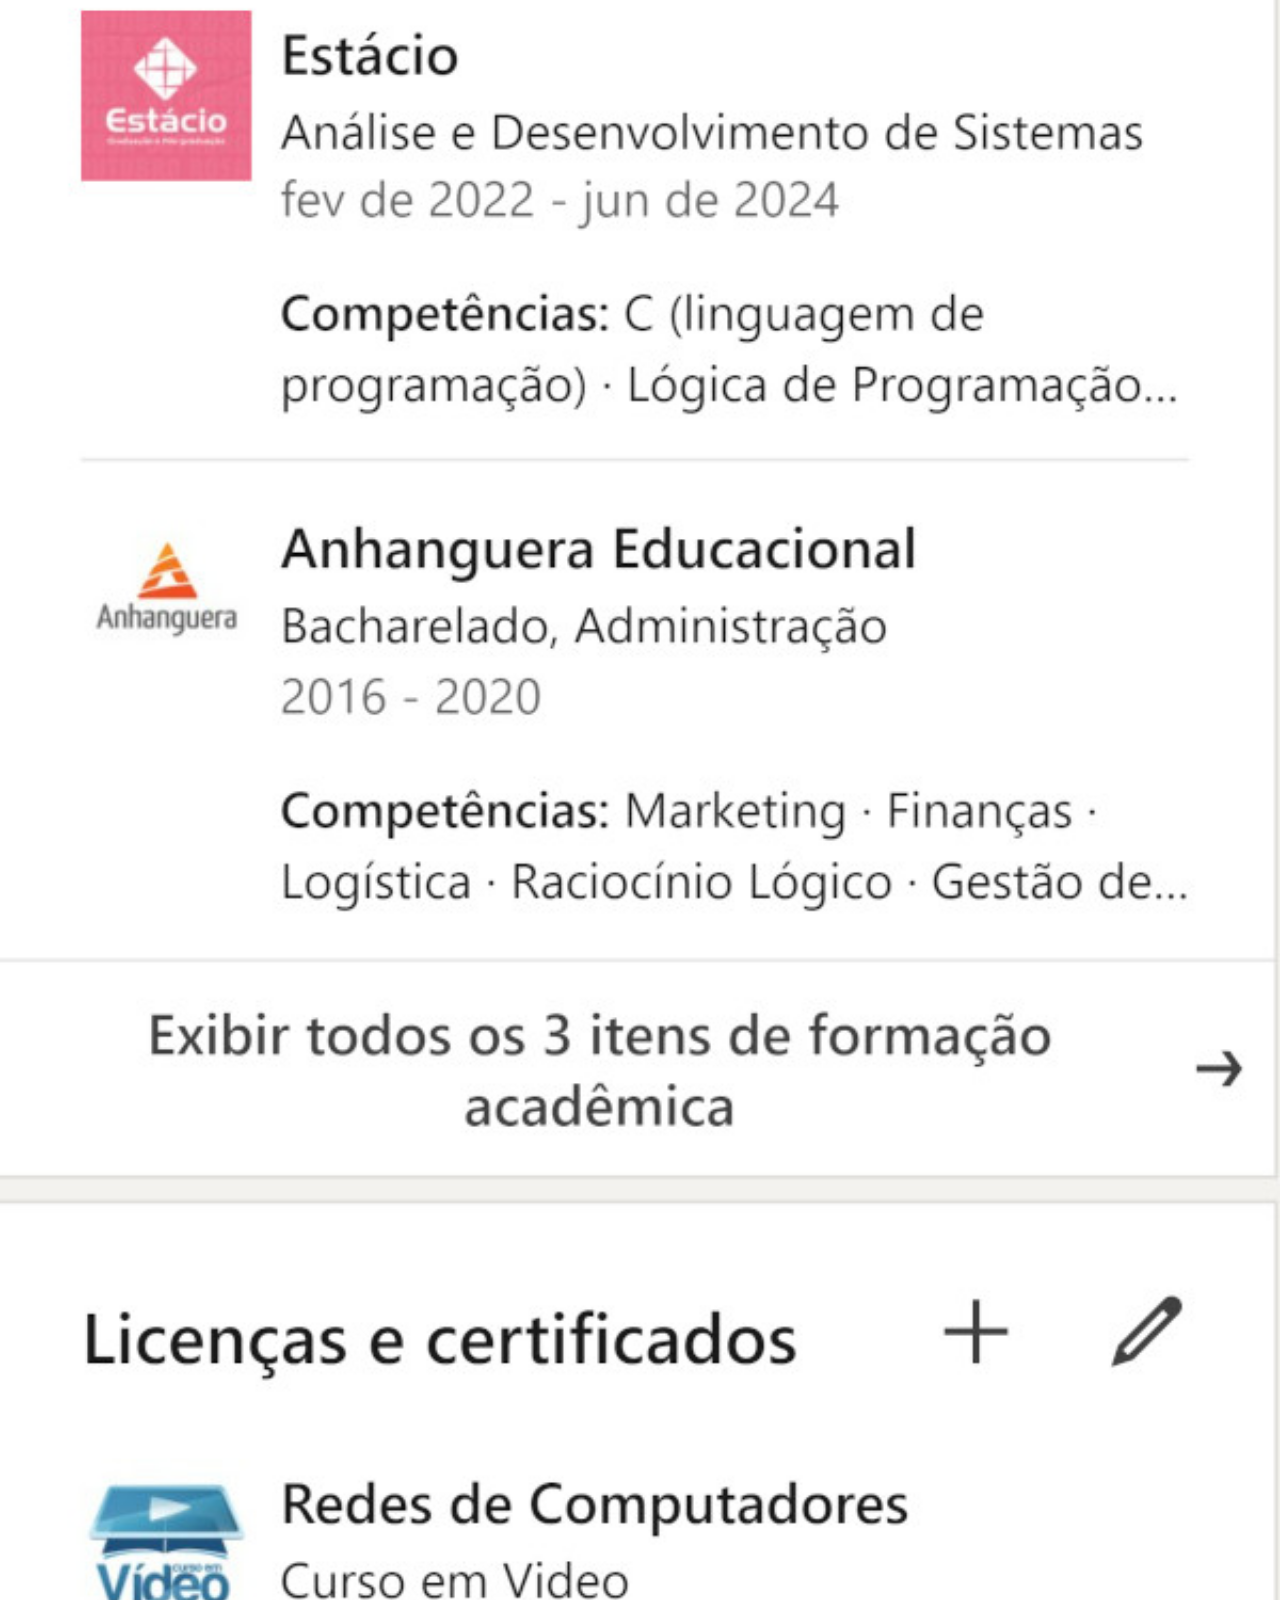
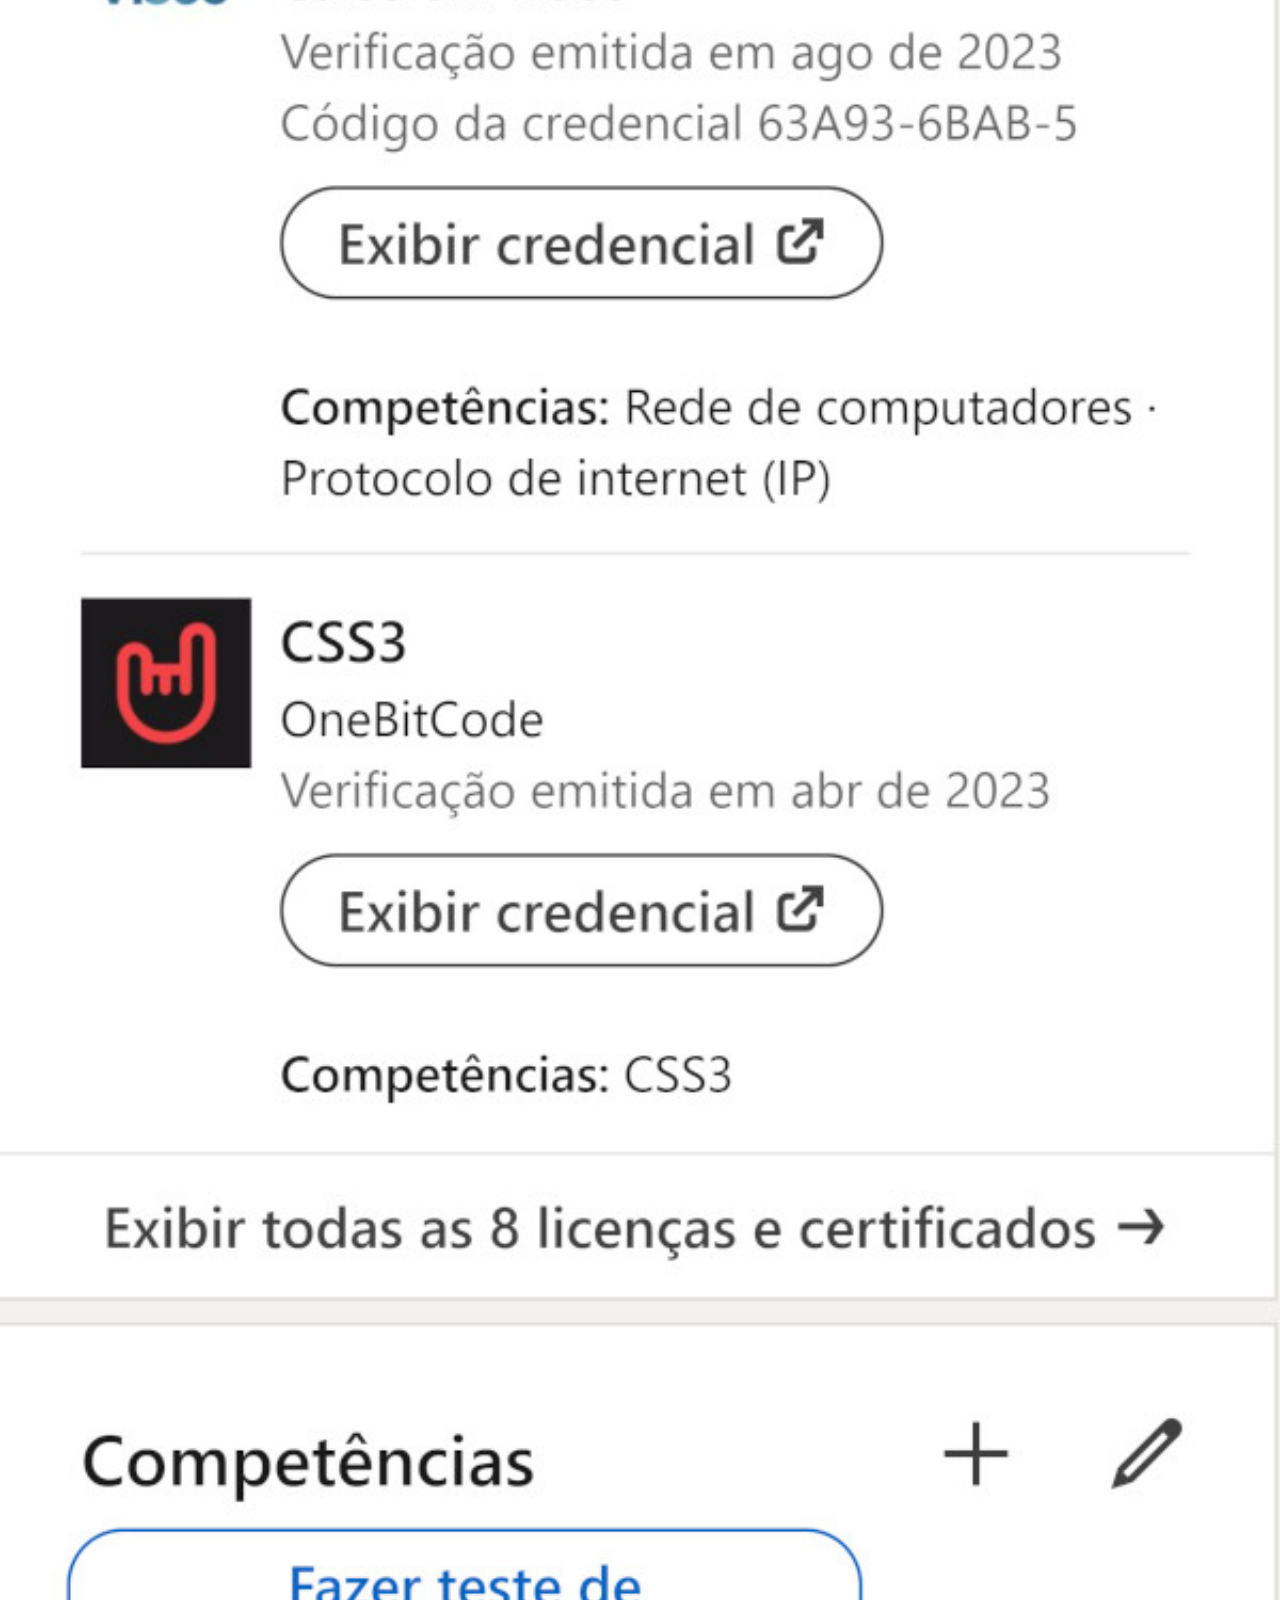
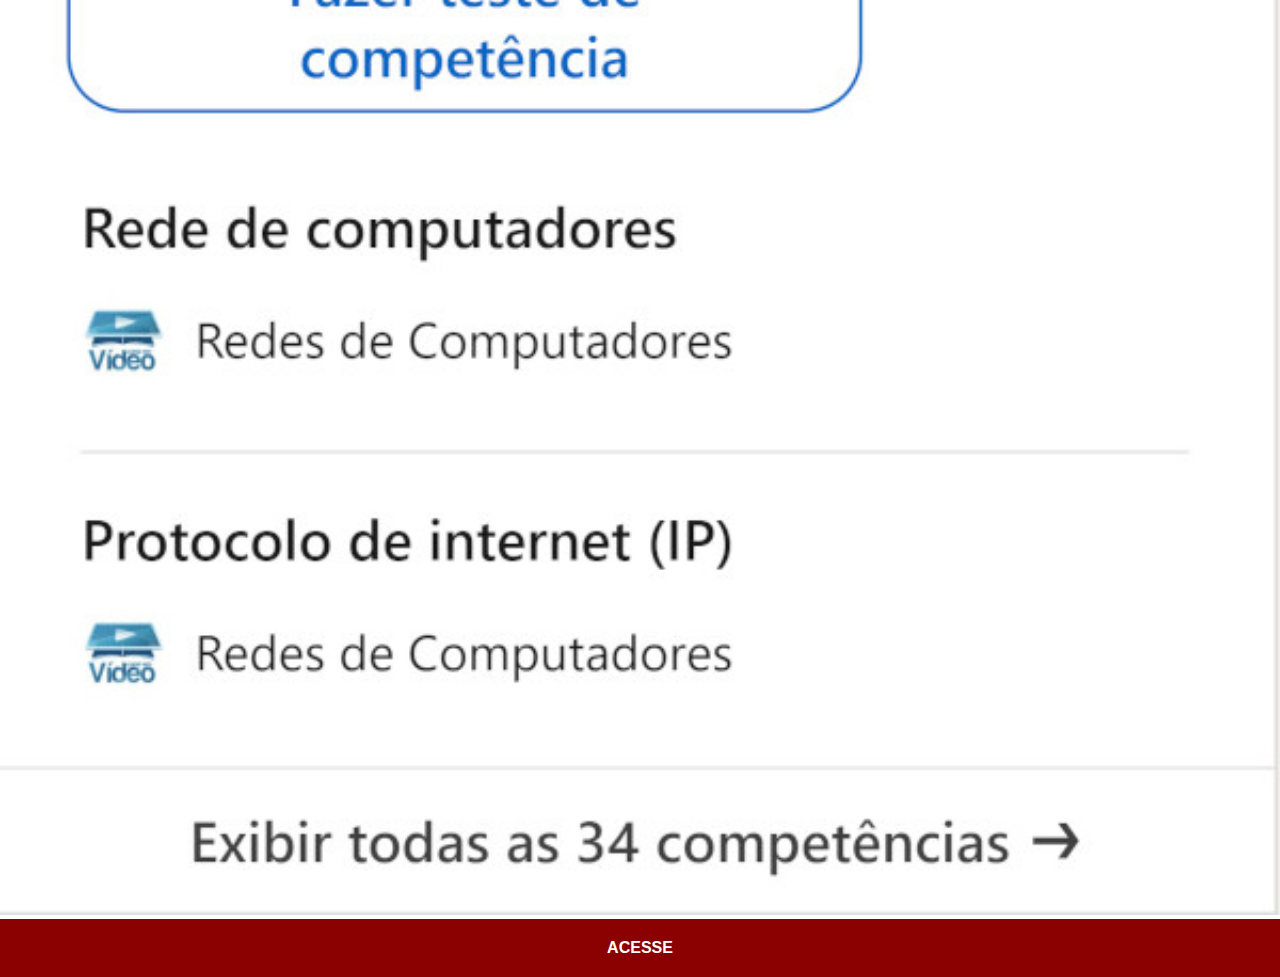
<file: linkedin.html>
<!DOCTYPE html>
<html lang="pt-br">
<head>
  <meta charset="UTF-8">
  <meta name="viewport" content="width=device-width, initial-scale=1.0">
  <title>Linkedin</title>
  <link rel="stylesheet" href="estilos/social.css">
</head>
<body>
  <img src="imagens/tela-linkedin.jpg" alt="Youtube">
  <a href="https://www.linkedin.com/in/bruno-rocha-silva/" target="_blank">ACESSE</a>
</body>
</html>
</file>
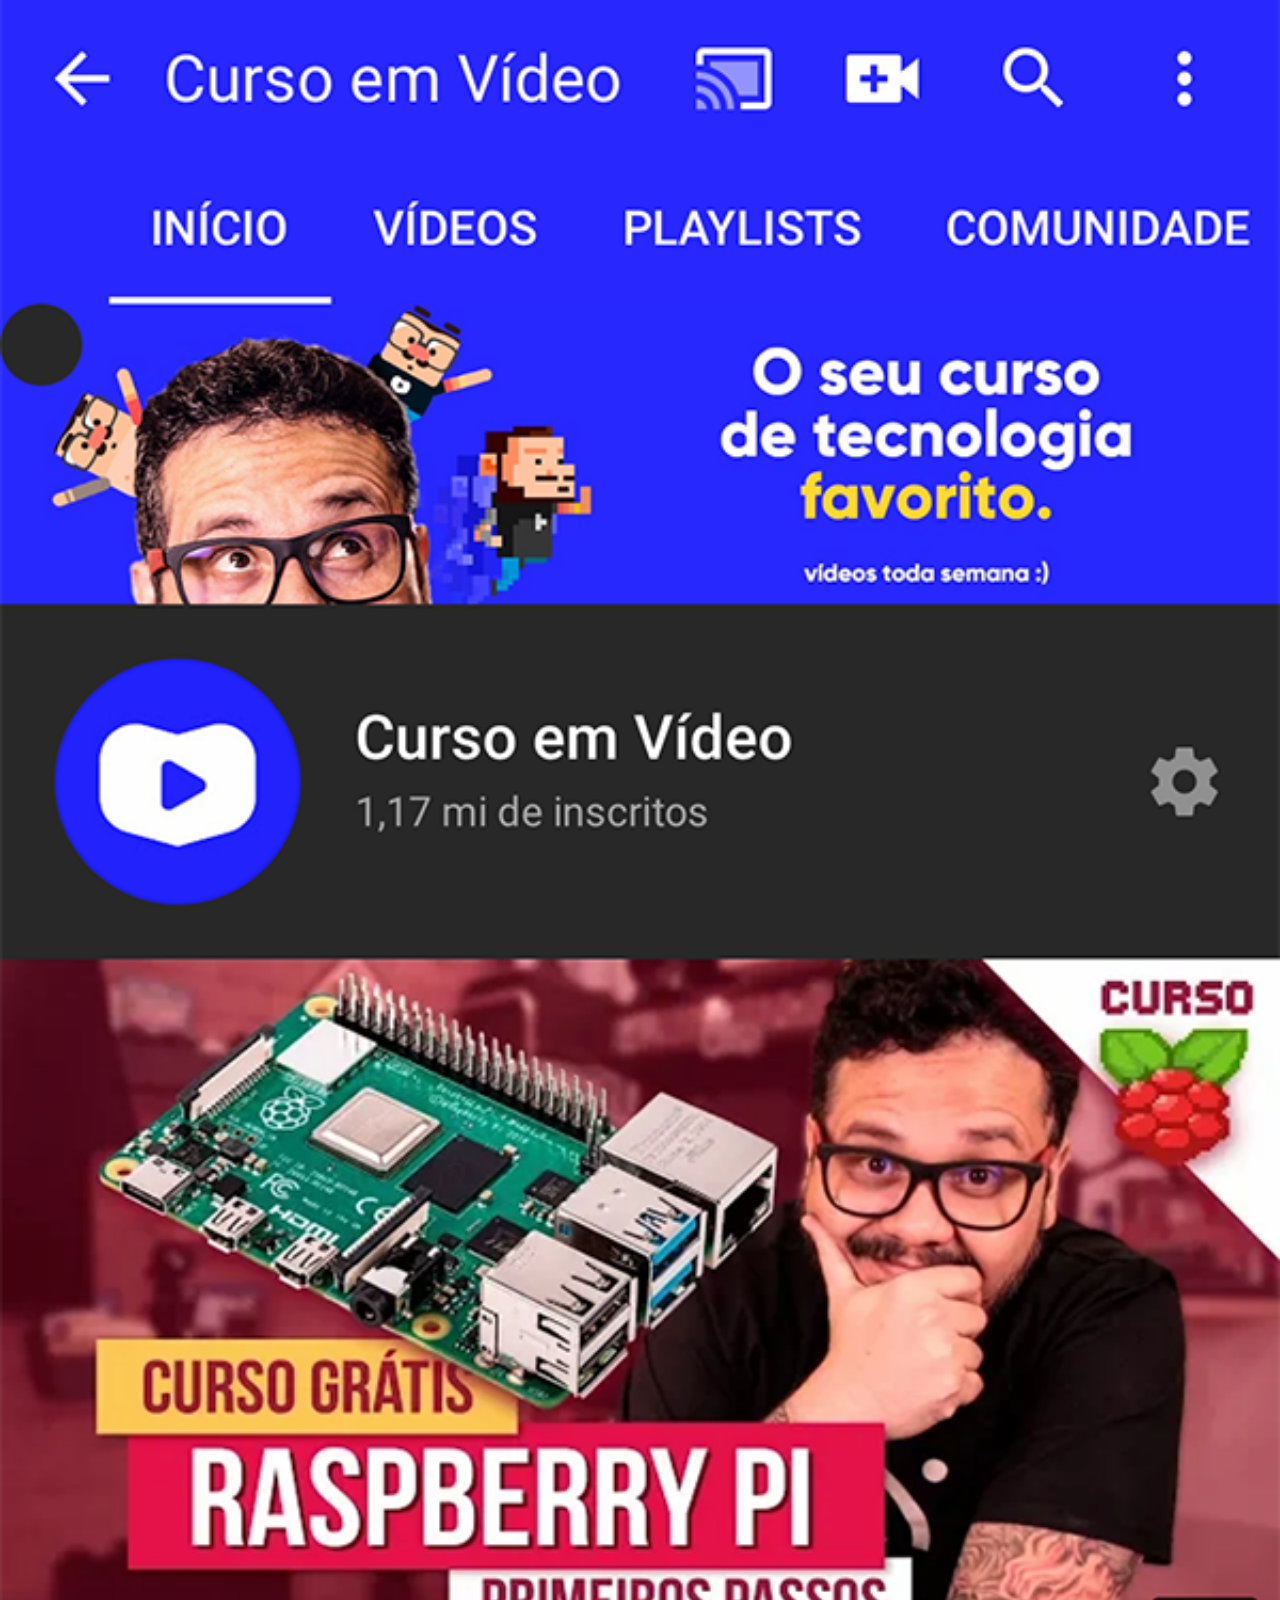
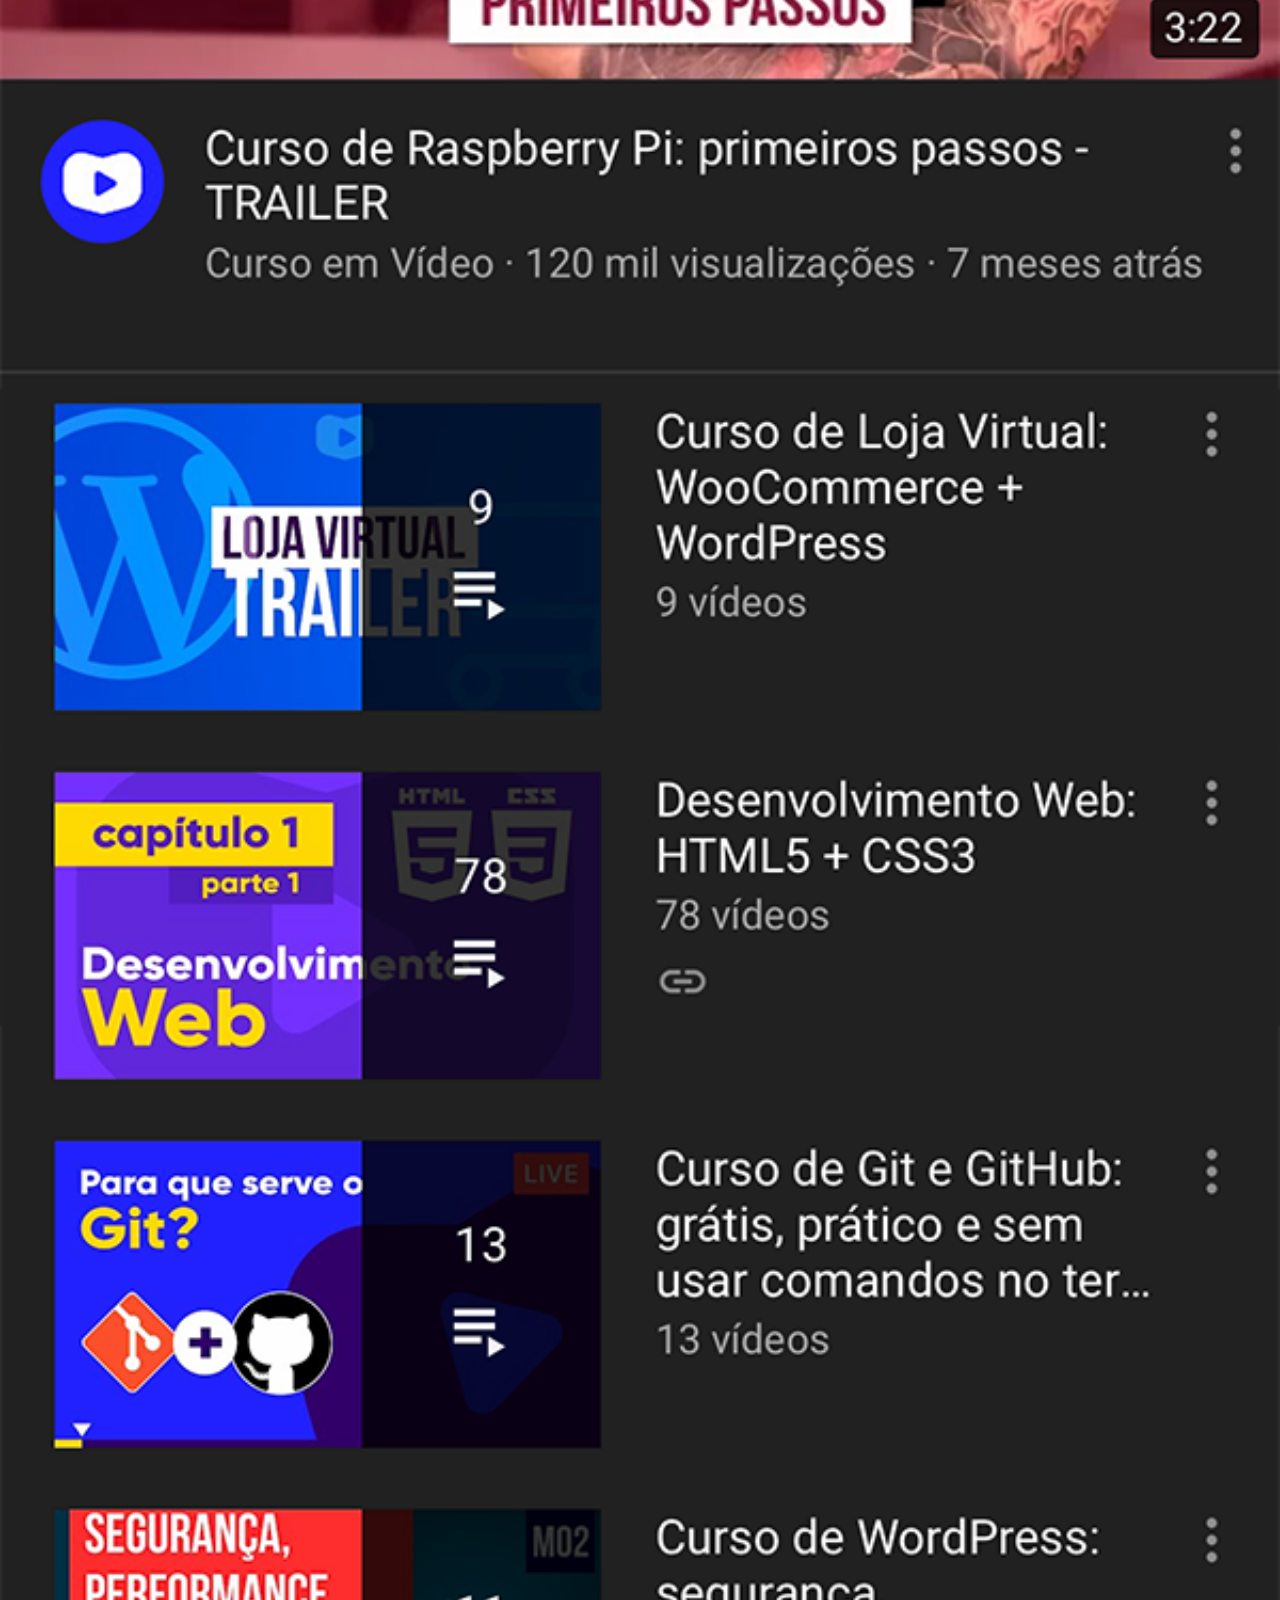
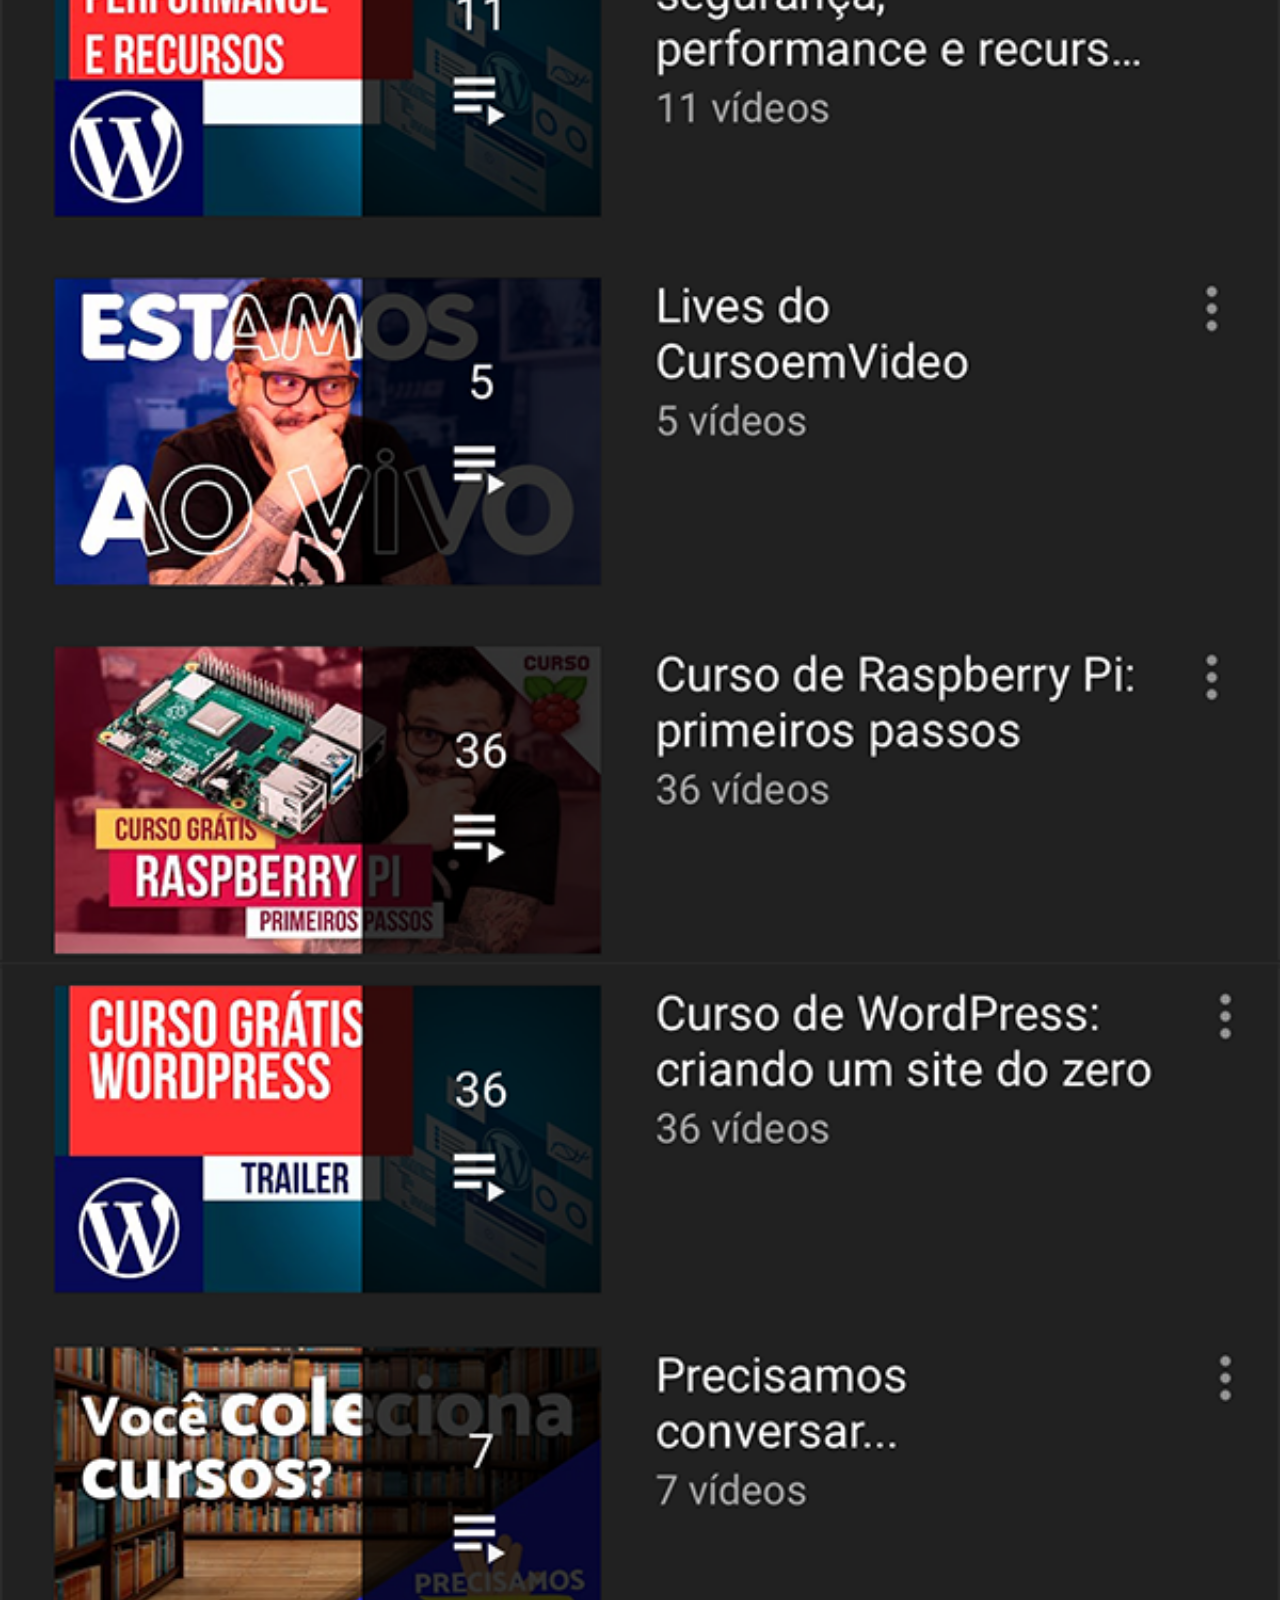
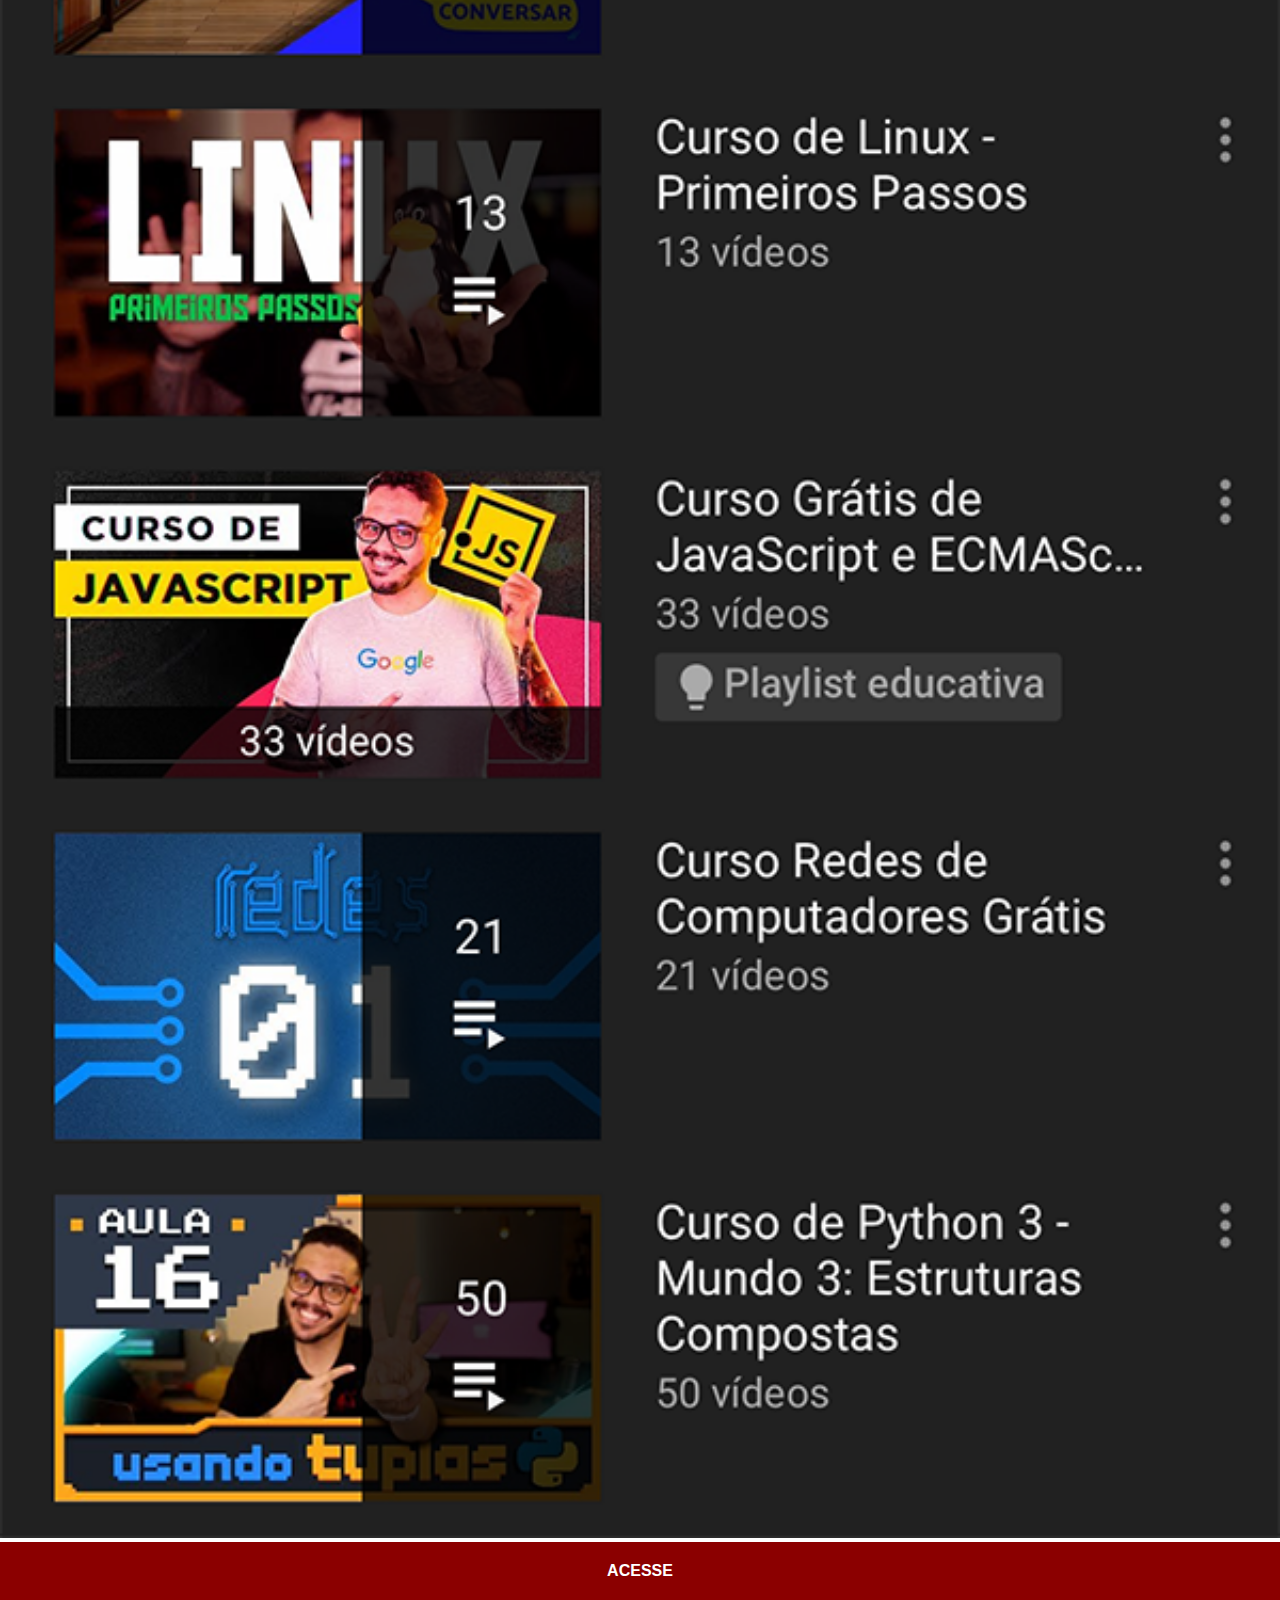
<file: youtube.html>
<!DOCTYPE html>
<html lang="pt-br">
<head>
  <meta charset="UTF-8">
  <meta name="viewport" content="width=device-width, initial-scale=1.0">
  <title>Youtube</title>
  <link rel="stylesheet" href="estilos/social.css">
</head>
<body>
  <img src="imagens/tela-youtube.png" alt="Youtube">
  <a href="https://www.youtube.com/@CursoemVideo/playlists" target="_blank">ACESSE</a>
</body>
</html>
</file>
<file: estilos/style.css>
@charset "UTF-8";

*{
  margin: 0px;
  padding: 0px;
  font-family: Arial, Helvetica, sans-serif;
}

html, body {
  height: 100vh;
  width: 100vw;
  background-color: black;
}

body {
  background: url(../imagens/fundo-madeira.jpg) no-repeat top center;
  background-size: cover;
  background-attachment: fixed;
}

main {
  position: relative;
  height: 100vh;
}

#telefone {
  position: absolute;
  top: 50%;
  left: 50%;
  transform: translate(-50%, -50%);
  height: 627px;
  width: 311px;
  background: url(../imagens/frame-iphone.png) no-repeat;
}

#tela {
  position: relative;
  top: 80px;
  left: 22px;
  width: 267px;
  height: 471px;
}

#redes-sociais {
  text-align: right;
  padding-top: 200px; 
  padding-right: 30px;
}

#redes-sociais img {
  width: 50px;
  margin: 10px;
  border-radius: 50%;
  box-shadow: 2px 2px 5px rgba(0, 0, 0, 0.393);
  box-sizing: border-box;
}

#redes-sociais img:hover {
  border: 2px solid rgba(255, 255, 255, 0.619);
  transform: translate(-3px, -3px);
  box-shadow: 5px 5px 10px rgba(0, 0, 0, 0.618);
  transition: transform 0.3s, border 0.5s;
}
</file>
<file: estilos/social.css>
@charset "UTF-8";

*{
  margin: 0px;
  padding: 0px;
  font-family: Arial, Helvetica, sans-serif;
}

/* Para esconder barra de rolagem lateral */
::-webkit-scrollbar {
  width: 0px;
  height: 0px;
}

img {
  width: 100vw;
}

a {
  display: block;
  background-color: darkred;
  color: white;
  padding: 20px;
  text-align: center;
  font-weight: bolder;
  text-decoration: none;
}

a:hover {
  background-color: red;
}
</file>
